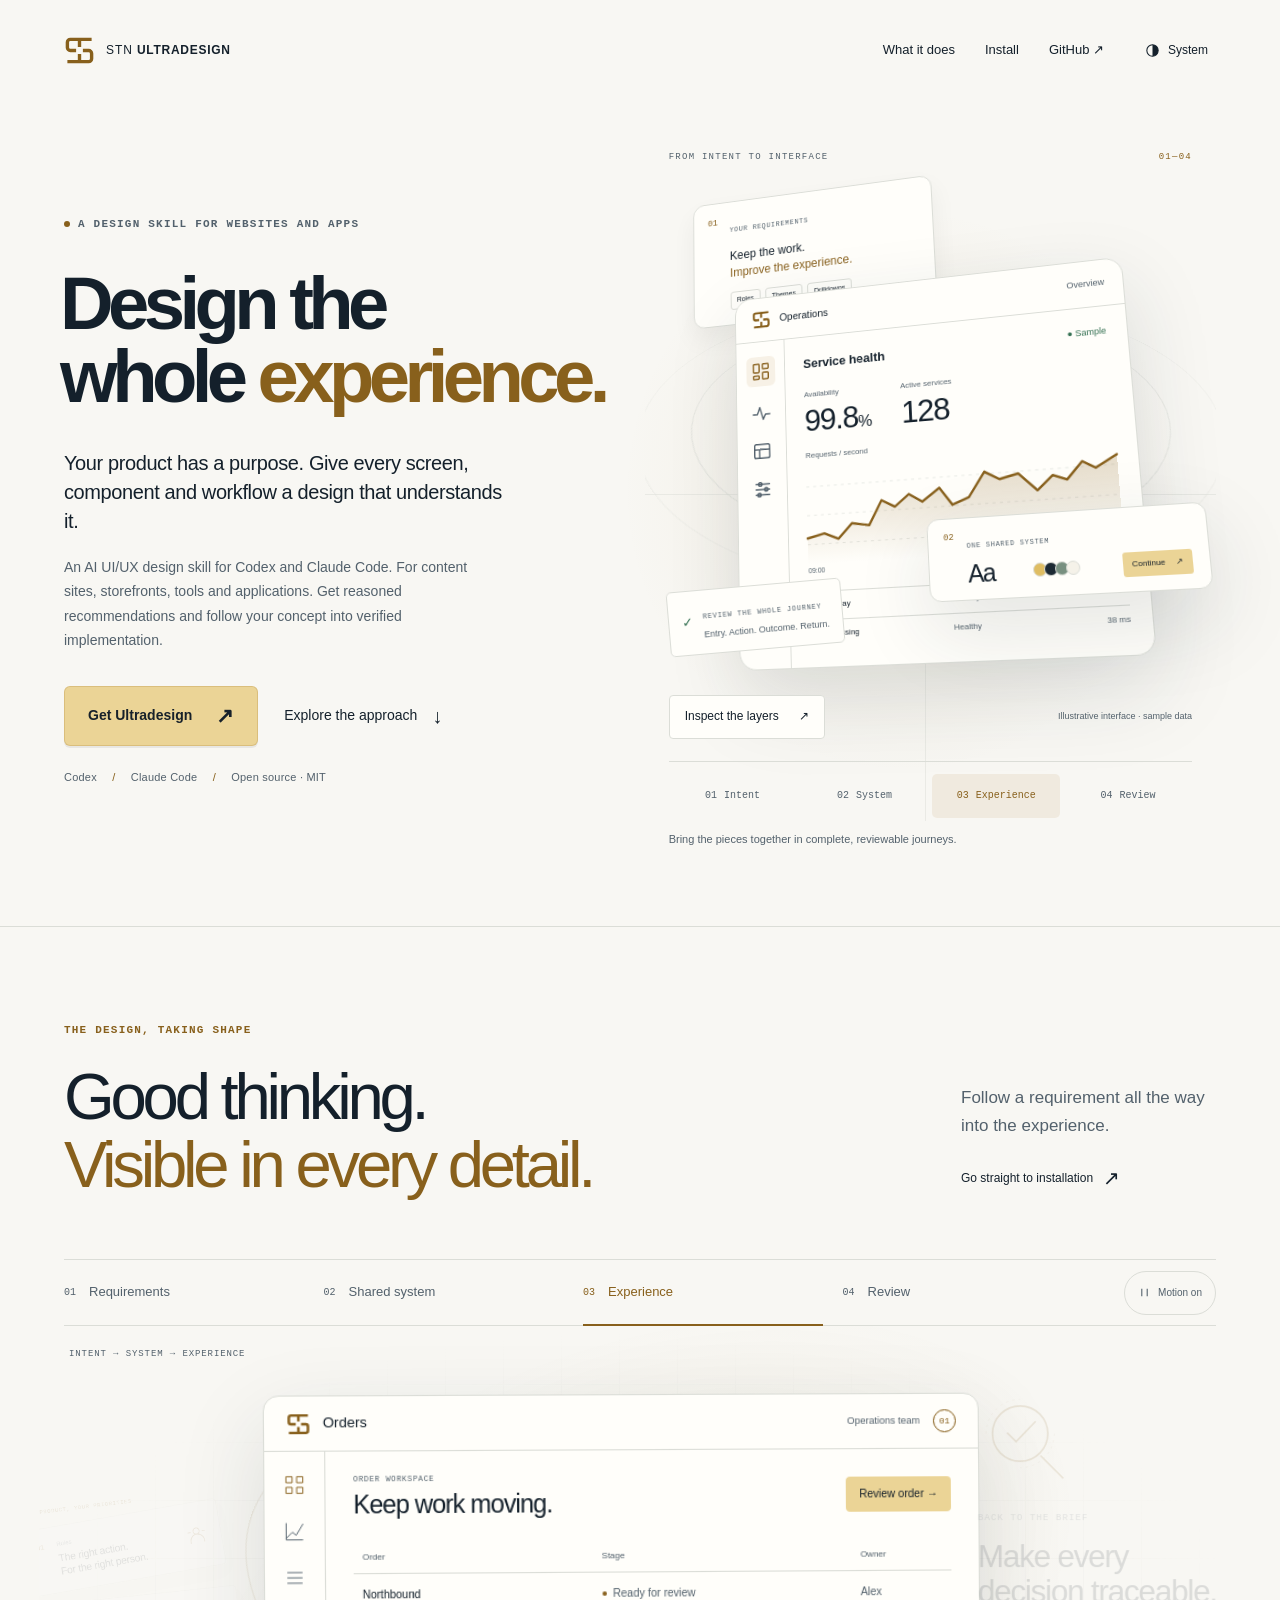
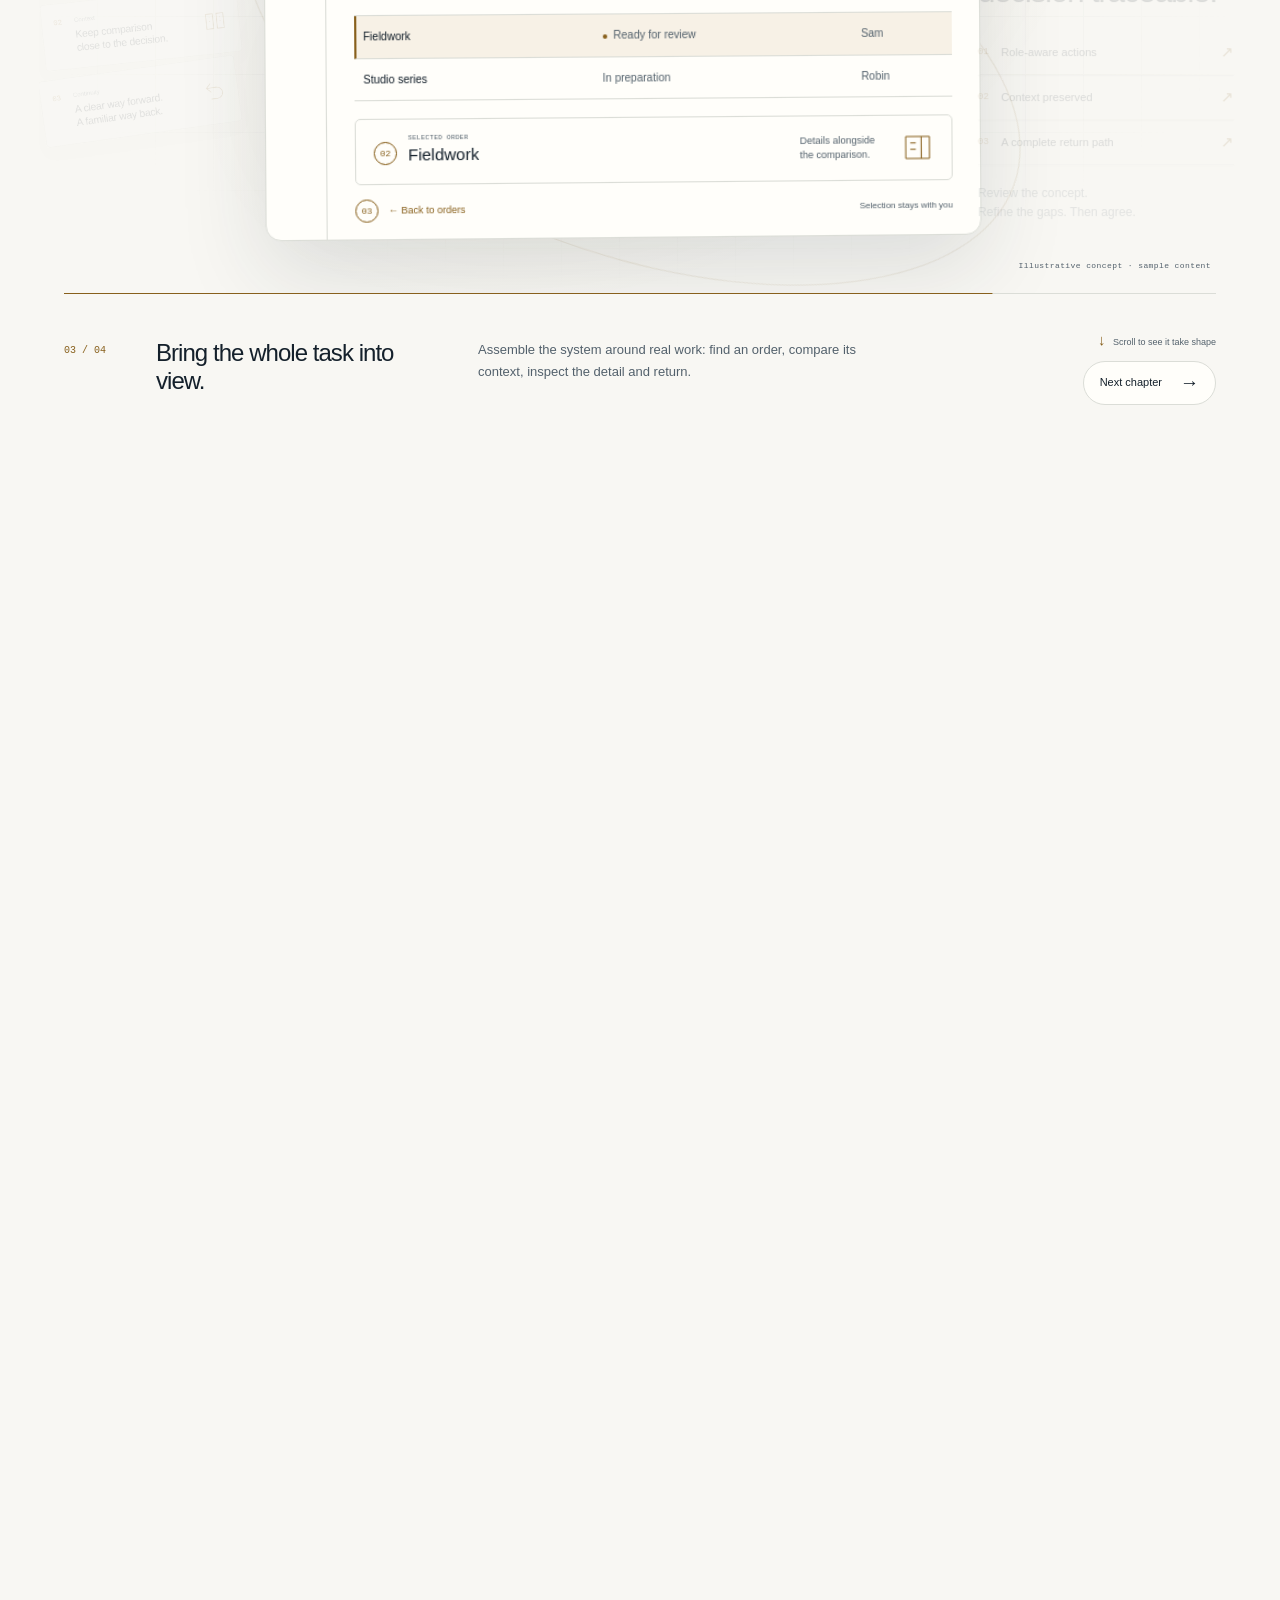
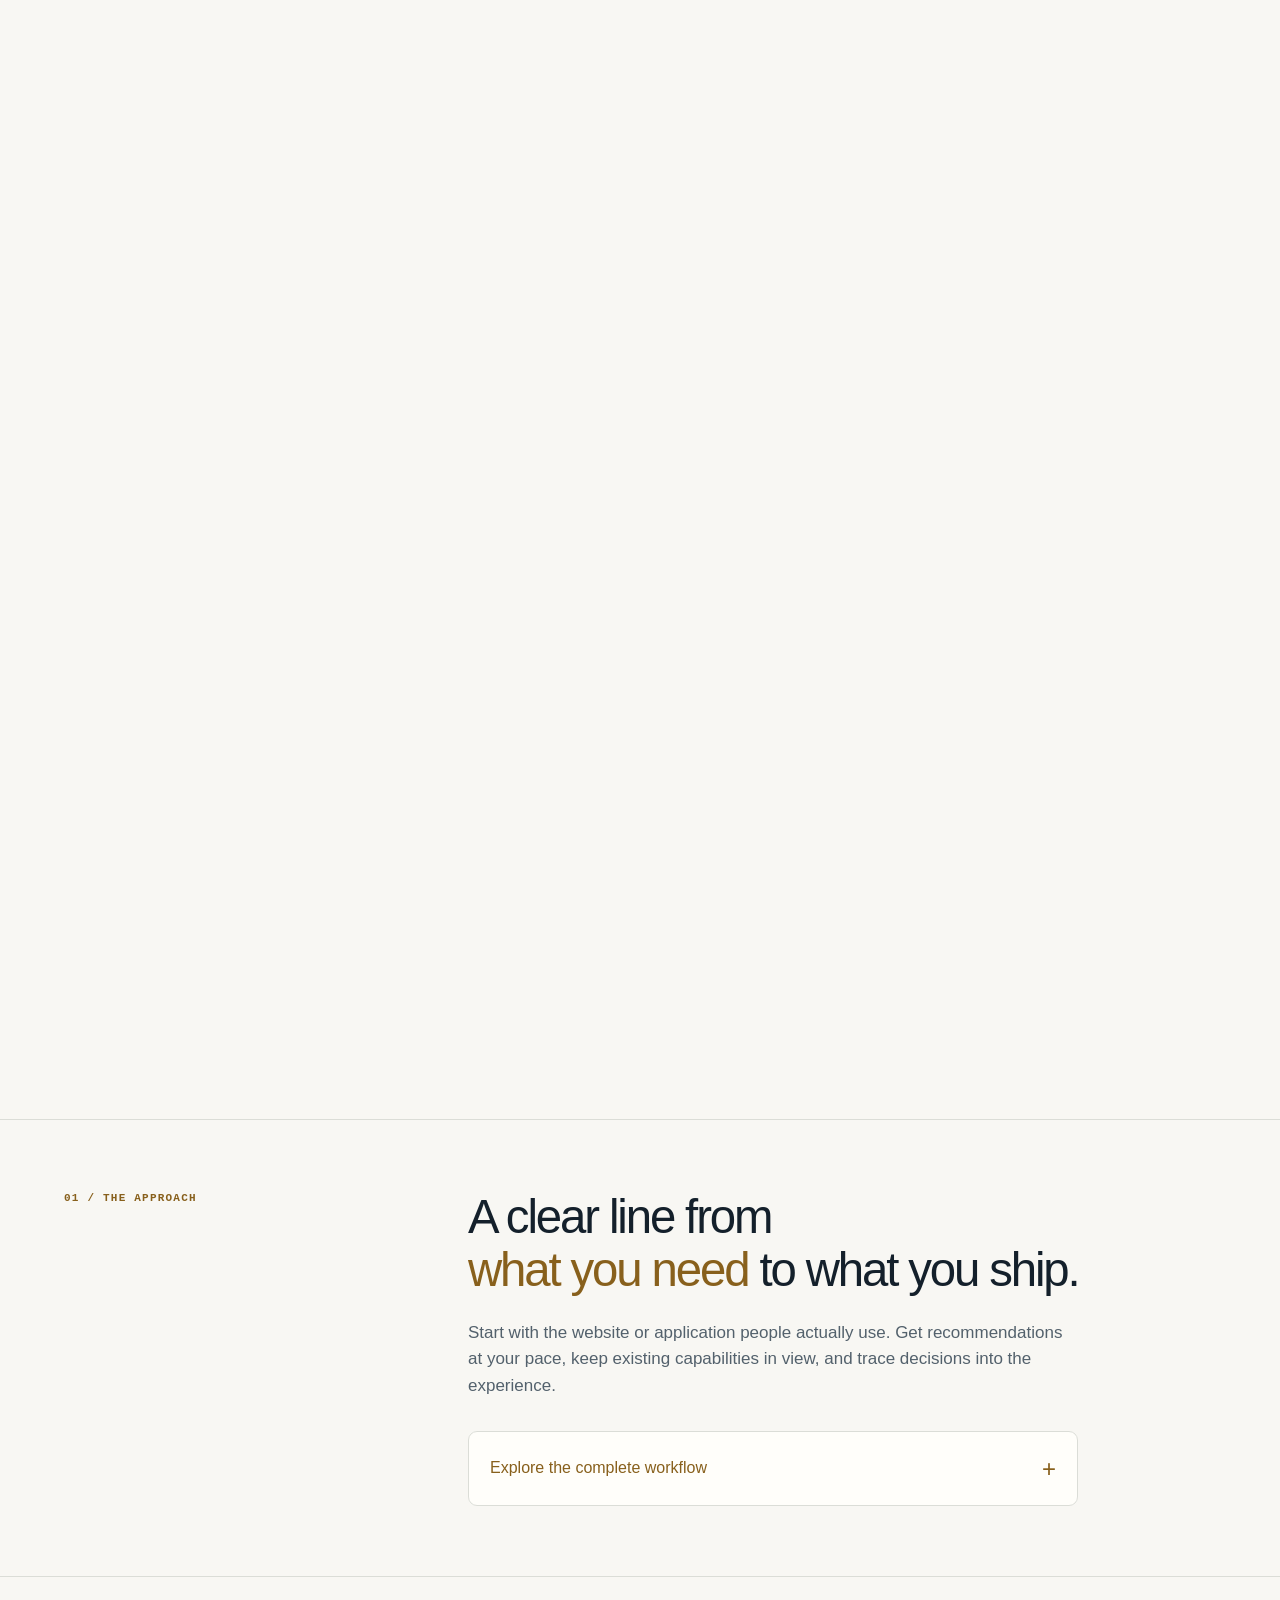
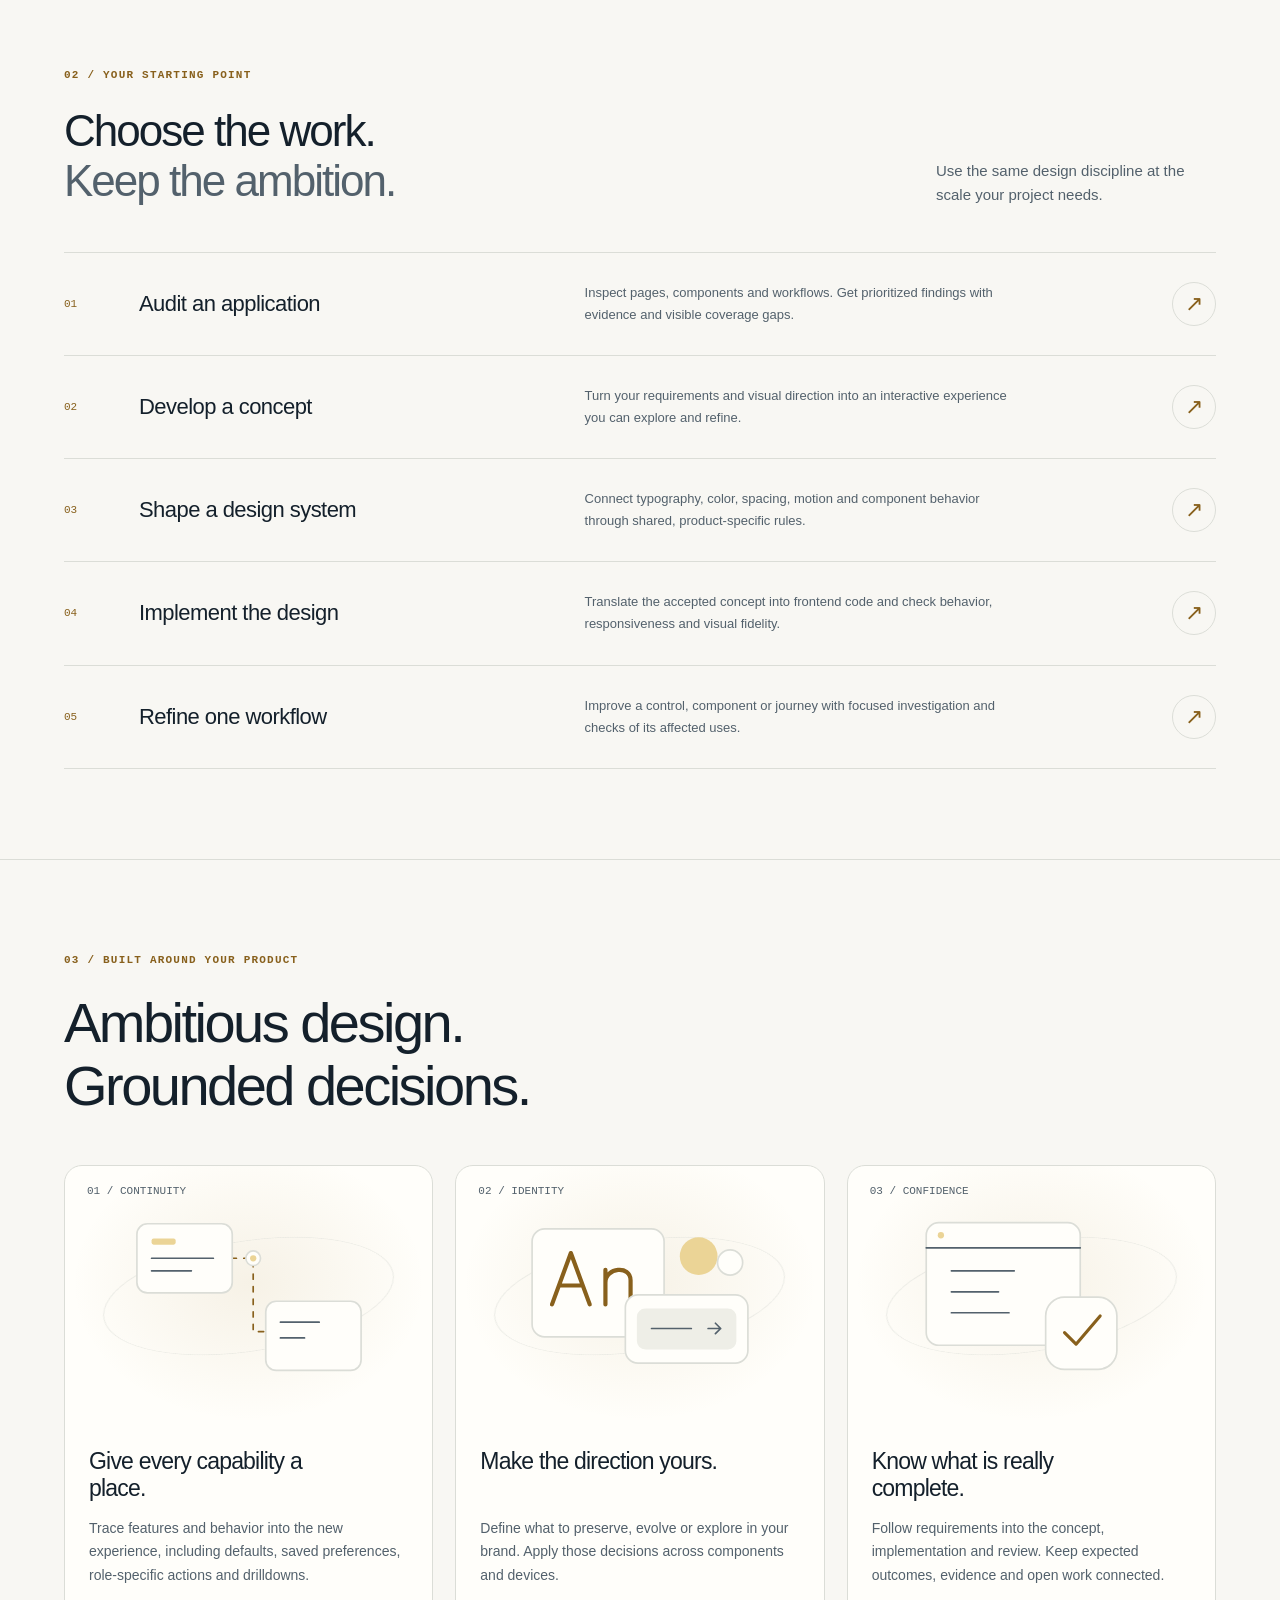
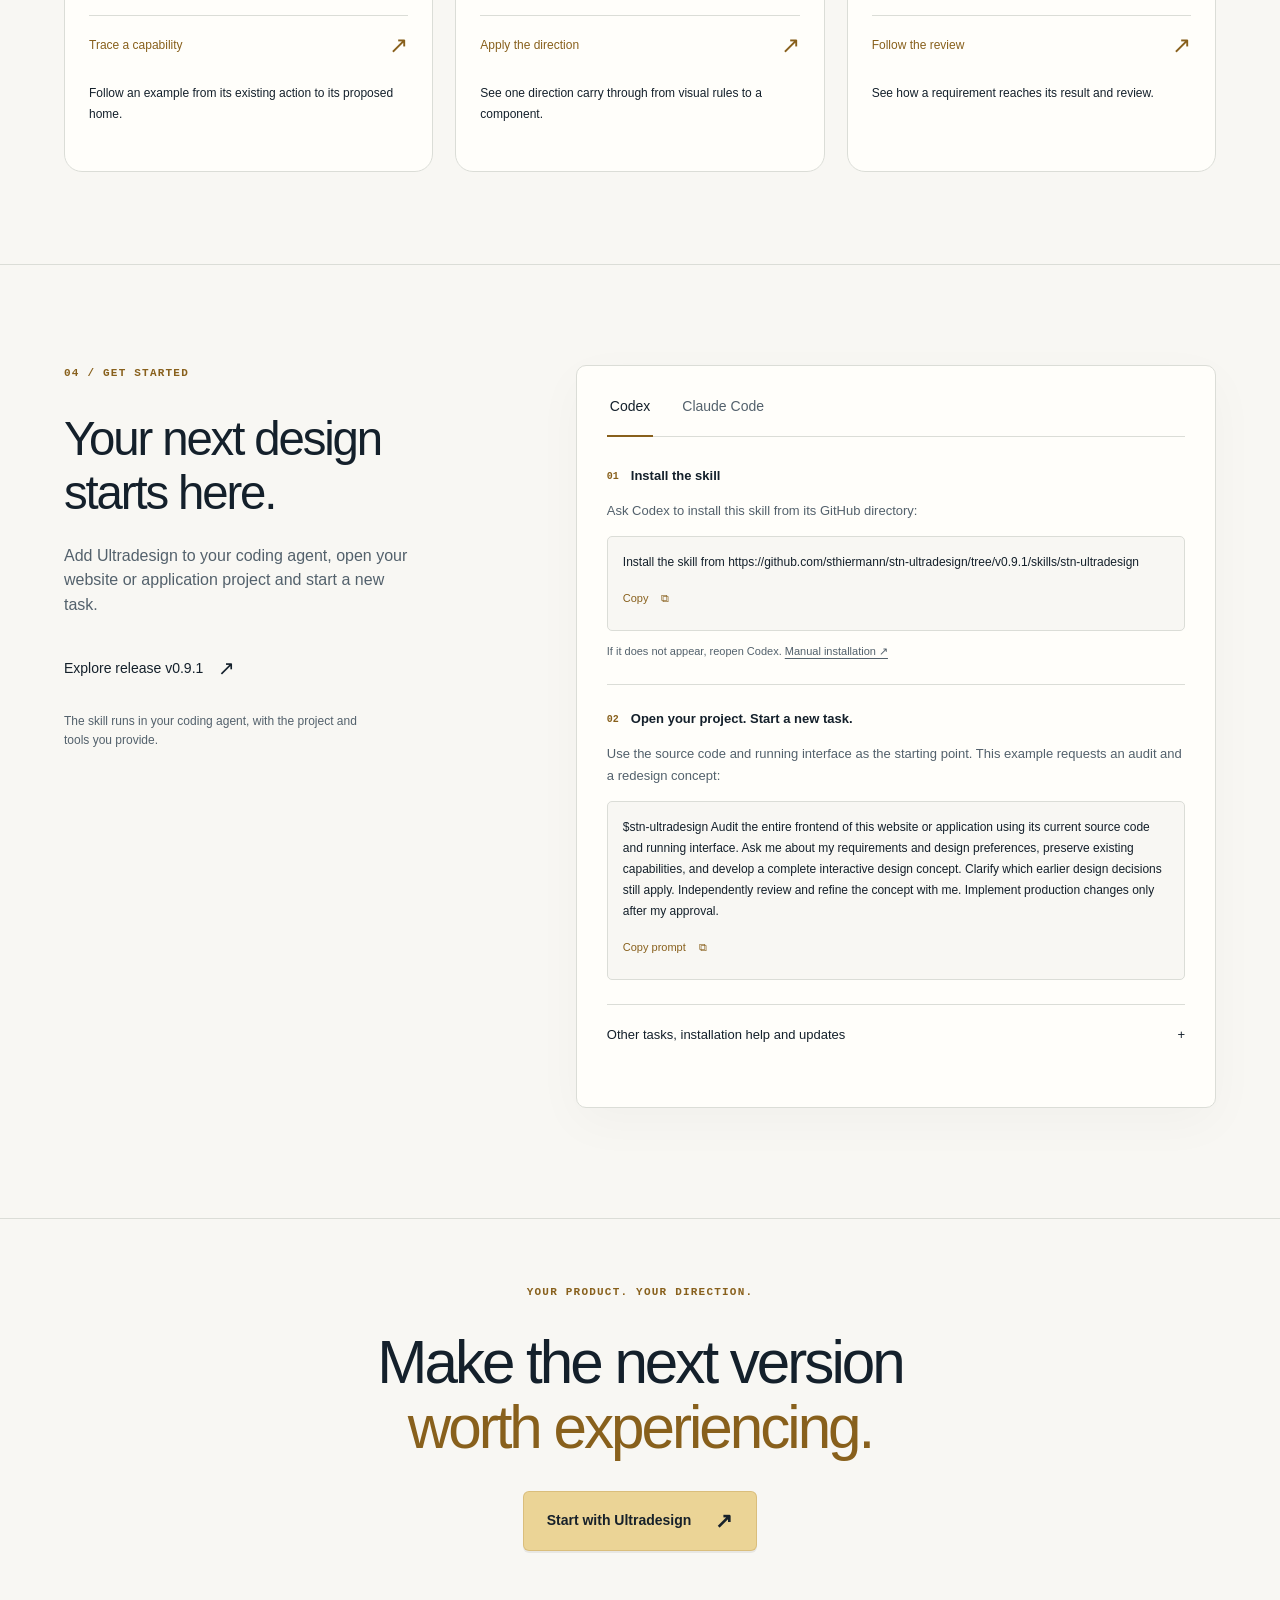
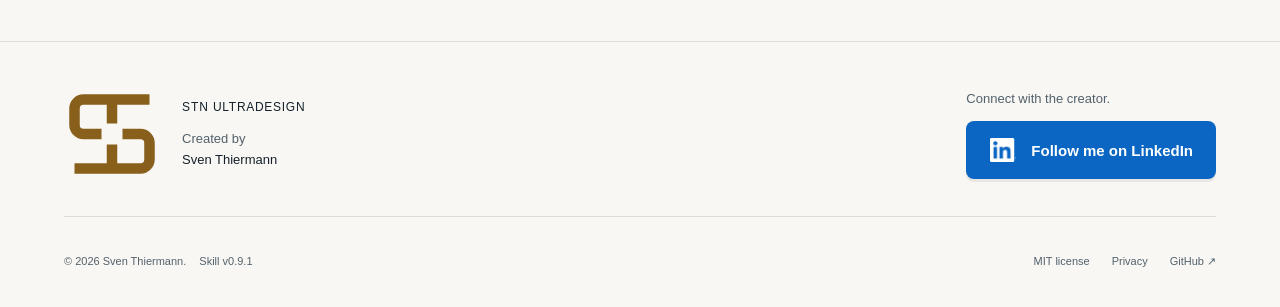
<file: public/index.html>
<!doctype html>
<html lang="en" data-appearance="system">
<head>
  <meta charset="utf-8">
  <meta name="viewport" content="width=device-width,initial-scale=1">
  <meta name="color-scheme" content="light dark">
  <title>STN Ultradesign — Design the whole experience</title>
  <meta name="description" content="An AI UI/UX design skill for Codex and Claude Code. Connect your requirements, existing features, interactive concepts and frontend implementation.">
  <meta name="robots" content="index,follow,max-image-preview:large">
  <meta name="author" content="Sven Thiermann">
  <meta name="theme-color" content="#f8f7f3" media="(prefers-color-scheme: light)">
  <meta name="theme-color" content="#101820" media="(prefers-color-scheme: dark)">
  <link rel="canonical" href="https://sthiermann.github.io/stn-ultradesign-website/">
  <meta property="og:type" content="website">
  <meta property="og:site_name" content="STN Ultradesign">
  <meta property="og:title" content="STN Ultradesign — Design the whole experience">
  <meta property="og:description" content="An AI UI/UX design skill for Codex and Claude Code. Connect your requirements, interactive concepts and frontend implementation.">
  <meta property="og:url" content="https://sthiermann.github.io/stn-ultradesign-website/">
  <meta property="og:image" content="https://sthiermann.github.io/stn-ultradesign-website/assets/og-image.png?v=cb336f985328">
  <meta property="og:image:type" content="image/png">
  <meta property="og:image:width" content="1200">
  <meta property="og:image:height" content="630">
  <meta property="og:image:alt" content="The gold STN Ultradesign monogram beside the words Design the whole experience, on a dark slate background.">
  <meta name="twitter:card" content="summary_large_image">
  <meta name="twitter:title" content="STN Ultradesign — Design the whole experience">
  <meta name="twitter:description" content="A complete design workflow for your coding agent. Requirements, interactive concepts and verified implementation.">
  <meta name="twitter:image" content="https://sthiermann.github.io/stn-ultradesign-website/assets/og-image.png?v=cb336f985328">
  <meta name="twitter:image:alt" content="The STN Ultradesign monogram and Design the whole experience on dark slate.">
  <link rel="icon" type="image/svg+xml" href="assets/mark.svg?v=e6d54c770d36">
  <link rel="stylesheet" href="assets/site.css?v=b29219872c0c">
  <link rel="stylesheet" href="assets/journey.css?v=a209e26684f1">
  <link rel="stylesheet" href="assets/experience.css?v=8aa40d7277f0">
  <link rel="stylesheet" href="assets/brand.css?v=0c34bbe458f0">
  <script src="assets/appearance.js?v=4df42aa6dcc9"></script>
  <script src="assets/site.js?v=535f6000f687" defer></script>
  <script src="assets/journey.js?v=b5a33dbe7913" defer></script>
  <script src="assets/experience.js?v=56d14c9f2497" defer></script>
  <link rel="stylesheet" href="assets/signature.css?v=70b2d11ba47a">
  <script src="assets/signature.js?v=a262943fdcea" defer></script>
  <noscript><style>.theme-button,.layer-toggle,.story-steps,.copy-block button,.principle-action,.client-tabs{display:none!important}#client-claude[hidden]{display:block!important;margin-top:30px}.hero-art .scene{translate:none;rotate:none}</style></noscript>
</head>
<body>
  <noscript><p class="no-script-note page-width">JavaScript is off. Both installation paths remain available below.</p></noscript>
  <a class="skip-link" href="#main">Skip to content</a>
  <header class="site-header">
    <a class="brand" href="./" aria-label="STN Ultradesign home"><svg class="brand-mark" viewBox="16 16 128 128" fill="none" aria-hidden="true"><g fill="none" stroke="currentColor" stroke-width="14" stroke-linecap="butt" stroke-linejoin="round"><path d="M130 34H42C35.372583 34 30 39.372583 30 46V68C30 74.627417 35.372583 80 42 80H66M80 34V66"/><path d="M130 34H42C35.372583 34 30 39.372583 30 46V68C30 74.627417 35.372583 80 42 80H66M80 34V66" transform="rotate(180 80 80)"/></g></svg><span>STN <strong>ULTRADESIGN</strong></span></a>
    <nav aria-label="Main navigation"><a href="#possibilities">What it does</a><a href="#install">Install</a><a href="https://github.com/sthiermann/stn-ultradesign" class="source-link">GitHub <span aria-hidden="true">↗</span></a></nav>
    <button class="theme-button" type="button" aria-label="Appearance: system. Change appearance." title="Change appearance"><svg viewBox="0 0 24 24" aria-hidden="true"><circle cx="12" cy="12" r="8"/><path d="M12 4a8 8 0 0 1 0 16Z"/></svg><span class="theme-label">System</span></button>
  </header>
  <main id="main">
    <section class="hero page-width" aria-labelledby="hero-title">
      <div class="hero-copy">
        <p class="eyebrow"><span class="status-dot" aria-hidden="true"></span> A design skill for websites and apps</p>
        <h1 id="hero-title">Design the<br>whole <span>experience.</span></h1>
        <p class="hero-intro">Your product has a purpose. Give every screen, component and workflow a design that understands it.</p>
        <p class="hero-support">An AI UI/UX design skill for Codex and Claude Code. For content sites, storefronts, tools and applications. Get reasoned recommendations and follow your concept into verified implementation.</p>
        <div class="hero-actions"><a class="button primary" href="#install">Get Ultradesign <span aria-hidden="true">↗</span></a><a class="text-action" href="#design-journey">Explore the approach <span aria-hidden="true">↓</span></a></div>
        <p class="compatibility">Codex <span aria-hidden="true">/</span> Claude Code <span aria-hidden="true">/</span> Open source · MIT</p>
      </div>
      <div class="hero-art" id="experience">
        <div class="art-axis axis-horizontal" aria-hidden="true"></div><div class="art-axis axis-vertical" aria-hidden="true"></div>
        <div class="art-topline"><span>FROM INTENT TO INTERFACE</span><span class="art-coordinate" aria-hidden="true">01—04</span></div>
        <div class="scene" data-stage="design" data-exploded="false">
          <div class="scene-orbits" aria-hidden="true"><div class="orbital-ring ring-one"></div><div class="orbital-ring ring-two"></div></div>
          <div class="design-layer requirements-layer"><span class="layer-number">01</span><div><span class="micro-label">YOUR REQUIREMENTS</span><p>Keep the work.<br><strong>Improve the experience.</strong></p><div class="requirement-chips"><span>Roles</span><span>Themes</span><span>Drilldowns</span></div></div></div>
          <div class="design-layer interface-layer" aria-label="Illustrative business application interface">
            <div class="mini-titlebar"><span class="mini-mark" aria-hidden="true"><svg class="brand-mark" viewBox="16 16 128 128" fill="none" aria-hidden="true"><g fill="none" stroke="currentColor" stroke-width="14" stroke-linecap="butt" stroke-linejoin="round"><path d="M130 34H42C35.372583 34 30 39.372583 30 46V68C30 74.627417 35.372583 80 42 80H66M80 34V66"/><path d="M130 34H42C35.372583 34 30 39.372583 30 46V68C30 74.627417 35.372583 80 42 80H66M80 34V66" transform="rotate(180 80 80)"/></g></svg></span><span>Operations</span><span class="mini-time">Overview</span></div>
            <div class="mini-body"><div class="mini-sidebar" aria-hidden="true"><span class="mini-side-active"><svg viewBox="0 0 24 24"><rect x="3" y="3" width="7" height="10" rx="1"/><rect x="14" y="3" width="7" height="6" rx="1"/><rect x="3" y="17" width="7" height="4" rx="1"/><rect x="14" y="13" width="7" height="8" rx="1"/></svg></span><svg viewBox="0 0 24 24"><path d="M2 13h5l3-8 4 14 3-6h5"/></svg><svg viewBox="0 0 24 24"><rect x="3" y="4" width="18" height="16" rx="2"/><path d="M3 10h18M9 10v10"/></svg><svg viewBox="0 0 24 24"><path d="M4 6h16M4 12h16M4 18h16"/><circle cx="9" cy="6" r="2"/><circle cx="16" cy="12" r="2"/><circle cx="8" cy="18" r="2"/></svg></div><div class="mini-content"><div class="mini-heading"><span>Service health</span><span class="mini-live">● Sample</span></div><div class="mini-values"><div><small>Availability</small><strong>99.8<span>%</span></strong></div><div><small>Active services</small><strong>128</strong></div></div><div class="mini-chart"><span class="chart-unit">Requests / second</span><svg viewBox="0 0 300 95" role="img" aria-label="Illustrative request volume over time"><defs><linearGradient id="chartFill" x1="0" x2="0" y1="0" y2="1"><stop stop-color="currentColor" stop-opacity=".22"/><stop offset="1" stop-color="currentColor" stop-opacity="0"/></linearGradient></defs><path class="chart-grid" d="M0 20H300M0 48H300M0 76H300"/><path fill="url(#chartFill)" d="M0 70L17 66L31 72L45 58L62 61L75 38L88 45L102 34L115 42L132 30L144 47L160 41L176 18L190 26L208 22L225 39L240 26L253 31L268 15L280 22L300 11V95H0Z"/><path class="chart-line" pathLength="1" d="M0 70L17 66L31 72L45 58L62 61L75 38L88 45L102 34L115 42L132 30L144 47L160 41L176 18L190 26L208 22L225 39L240 26L253 31L268 15L280 22L300 11"/></svg><div class="chart-times"><span>09:00</span><span>09:30</span><span>10:00</span></div></div><div class="mini-table"><div><span><i></i> Gateway</span><span>Healthy</span><span>24 ms</span></div><div><span><i></i> Processing</span><span>Healthy</span><span>38 ms</span></div></div></div></div>
          </div>
          <div class="design-layer system-layer"><span class="layer-number">02</span><div><span class="micro-label">ONE SHARED SYSTEM</span><div class="system-sample"><span class="type-sample">Aa</span><span class="swatch-set" aria-label="Neutral and gold color palette"><i></i><i></i><i></i><i></i></span><span class="sample-control">Continue <span aria-hidden="true">↗</span></span></div></div></div>
          <div class="design-layer verification-layer"><span class="verification-symbol" aria-hidden="true">✓</span><div><span class="micro-label">REVIEW THE WHOLE JOURNEY</span><p>Entry. Action. Outcome. Return.</p></div></div>
        </div>
        <div class="scene-controls"><button type="button" class="layer-toggle" aria-pressed="false">Inspect the layers <span aria-hidden="true">↗</span></button><span>Illustrative interface · sample data</span></div>
        <div class="scene-story"><div class="story-steps" role="group" aria-label="Explore the design workflow"><button type="button" data-story="requirements" aria-pressed="false">01 <span>Intent</span></button><button type="button" data-story="system" aria-pressed="false">02 <span>System</span></button><button type="button" data-story="design" aria-pressed="true">03 <span>Experience</span></button><button type="button" data-story="review" aria-pressed="false">04 <span>Review</span></button></div><p class="story-caption" aria-live="polite">Bring the pieces together in complete, reviewable journeys.</p></div>
      </div>
    </section>
<section class="journey" id="design-journey" aria-labelledby="journey-title" data-chapter="0">
  <div class="journey-heading page-width">
    <div><p class="section-index">THE DESIGN, TAKING SHAPE</p><h2 id="journey-title">Good thinking.<br><span>Visible in every detail.</span></h2></div>
    <div class="journey-heading-aside"><p>Follow a requirement all the way into the experience.</p><a class="text-action" href="#install">Go straight to installation <span aria-hidden="true">↗</span></a></div>
  </div>
  <div class="journey-track">
    <div class="journey-pin page-width">
      <div class="journey-toolbar">
        <div class="journey-chapters" role="group" aria-label="Explore the design journey">
          <button type="button" data-journey-chapter="0" aria-pressed="true" aria-controls="journey-story"><span>01</span> Requirements</button>
          <button type="button" data-journey-chapter="1" aria-pressed="false" aria-controls="journey-story"><span>02</span> Shared system</button>
          <button type="button" data-journey-chapter="2" aria-pressed="false" aria-controls="journey-story"><span>03</span> Experience</button>
          <button type="button" data-journey-chapter="3" aria-pressed="false" aria-controls="journey-story"><span>04</span> Review</button>
        </div>
        <button class="journey-motion" type="button" aria-pressed="true" hidden><svg viewBox="0 0 24 24" aria-hidden="true"><path d="M7 5v14M17 5v14"/></svg><span>Motion on</span></button>
      </div>
      <div class="journey-stage" aria-hidden="true">
        <div class="journey-grid"></div>
        <div class="journey-halo"></div>
        <span class="journey-axis-label">INTENT → SYSTEM → EXPERIENCE</span>
        <div class="journey-world">
          <svg class="journey-connections" viewBox="0 0 1060 490" fill="none"><path class="journey-link" d="M312 156H414Q444 156 444 186V204H571"/><path class="journey-link" d="M312 254H396Q422 254 422 280H571"/><path class="journey-link" d="M312 351H405Q434 351 434 378H571"/><circle cx="312" cy="156" r="4"/><circle cx="312" cy="254" r="4"/><circle cx="312" cy="351" r="4"/></svg>
          <div class="journey-orbit"></div>
          <div class="journey-intent-art">
            <svg viewBox="0 0 320 320" fill="none"><path class="j-faint" d="M160 14 306 98v124l-146 84L14 222V98Z"/><path class="j-icon-back" d="m160 60 108 62v124l-108-62-108 62V122Z"/><path class="j-icon-front" d="m160 18 108 62-108 62L52 80Z"/><path class="j-icon-outline" d="M52 80v124l108 62 108-62V80M160 142v124M52 142l108 62 108-62"/><circle class="j-node" cx="160" cy="18" r="8"/><circle class="j-node" cx="52" cy="204" r="8"/><circle class="j-node" cx="268" cy="204" r="8"/></svg>
            <div class="journey-art-label">Different needs.<br><strong>One connected direction.</strong></div>
          </div>
          <div class="journey-requirements">
            <div class="journey-paper-label">YOUR PRODUCT, YOUR PRIORITIES</div>
            <div class="journey-requirement"><span class="j-requirement-number">01</span><div><small>Roles</small><strong>The right action.<br>For the right person.</strong></div><svg viewBox="0 0 40 40"><circle cx="20" cy="13" r="5"/><path d="M9 32v-3a11 11 0 0 1 22 0v3M6 14h5m18 0h5"/></svg></div>
            <div class="journey-requirement"><span class="j-requirement-number">02</span><div><small>Context</small><strong>Keep comparison<br>close to the decision.</strong></div><svg viewBox="0 0 40 40"><path d="M6 8h11v24H6ZM23 8h11v24H23ZM11 14h1m16 0h1M11 20h1m16 0h1"/></svg></div>
            <div class="journey-requirement"><span class="j-requirement-number">03</span><div><small>Continuity</small><strong>A clear way forward.<br>A familiar way back.</strong></div><svg viewBox="0 0 40 40"><path d="M9 14h16a9 9 0 0 1 0 18H15M16 7l-7 7 7 7"/></svg></div>
          </div>
          <div class="journey-system">
            <div class="j-system-heading"><span class="j-mono">DESIGNED TO WORK TOGETHER</span><svg viewBox="0 0 50 50"><path d="M5 5h17v17H5ZM28 5h17v17H28ZM5 28h17v17H5ZM28 28h17v17H28Z"/></svg></div>
            <div class="j-type-specimen"><span>Aa</span><div>Purpose in the hierarchy.<br>Precision in the details.</div></div>
            <div class="j-component-row"><span class="j-token-label">01 / ACTION</span><span class="j-component-button">Review order <svg viewBox="0 0 24 24"><path d="M5 12h14m-6-6 6 6-6 6"/></svg></span></div>
            <div class="j-component-row"><span class="j-token-label">02 / SELECTION</span><span class="j-component-choice"><span class="j-choice-dot"></span> Compare in context</span></div>
            <div class="j-component-row"><span class="j-token-label">03 / RETURN</span><span class="j-component-return">← Back to orders</span></div>
            <div class="j-system-foot"><span class="j-swatch"></span><span class="j-swatch"></span><span class="j-swatch"></span><span>Color · type · space · behavior</span></div>
          </div>
          <div class="journey-app">
            <div class="j-app-top"><span class="j-app-symbol"><svg class="brand-mark" viewBox="16 16 128 128" fill="none" aria-hidden="true"><g fill="none" stroke="currentColor" stroke-width="14" stroke-linecap="butt" stroke-linejoin="round"><path d="M130 34H42C35.372583 34 30 39.372583 30 46V68C30 74.627417 35.372583 80 42 80H66M80 34V66"/><path d="M130 34H42C35.372583 34 30 39.372583 30 46V68C30 74.627417 35.372583 80 42 80H66M80 34V66" transform="rotate(180 80 80)"/></g></svg></span><strong>Orders</strong><span class="j-app-role">Operations team <span>01</span></span></div>
            <div class="j-app-body"><div class="j-app-nav"><span class="j-nav-active"><svg viewBox="0 0 32 32"><path d="M5 5h8v8H5Zm14 0h8v8h-8ZM5 19h8v8H5Zm14 0h8v8h-8Z"/></svg></span><span><svg viewBox="0 0 32 32"><path d="M5 25 13 17l5 4 9-15M5 5v22h22"/></svg></span><span><svg viewBox="0 0 32 32"><path d="M6 9h20M6 16h20M6 23h20"/></svg></span></div>
              <div class="j-app-content"><div class="j-app-heading"><div><small>ORDER WORKSPACE</small><h3>Keep work moving.</h3></div><span class="j-app-action">Review order →</span></div><div class="j-table-head"><span>Order</span><span>Stage</span><span>Owner</span></div><div class="j-order-row"><strong>Northbound</strong><span><i></i>Ready for review</span><span>Alex</span></div><div class="j-order-row j-order-selected"><strong>Fieldwork</strong><span><i></i>Ready for review</span><span>Sam</span></div><div class="j-order-row"><strong>Studio series</strong><span>In preparation</span><span>Robin</span></div><div class="j-app-detail"><div><span class="j-detail-number">02</span><small>SELECTED ORDER</small><strong>Fieldwork</strong></div><span>Details alongside<br>the comparison.</span><svg viewBox="0 0 36 36"><path d="M5 6h26v24H5ZM22 6v24M10 13h6m-6 7h6"/></svg></div><div class="j-app-return"><span class="j-detail-number">03</span> ← Back to orders <span>Selection stays with you</span></div></div></div>
          </div>
          <div class="journey-review">
            <svg class="j-review-icon" viewBox="0 0 120 120" fill="none"><circle cx="52" cy="51" r="34"/><path d="m77 78 28 28M36 50l11 11 24-25"/><path class="j-review-ring" d="M10 51A42 42 0 0 1 52 9M94 51a42 42 0 0 1-42 42"/></svg>
            <span class="j-mono">BACK TO THE BRIEF</span><h3>Make every<br>decision traceable.</h3>
            <div class="j-review-line"><span>01</span><strong>Role-aware actions</strong><span>↗</span></div><div class="j-review-line"><span>02</span><strong>Context preserved</strong><span>↗</span></div><div class="j-review-line"><span>03</span><strong>A complete return path</strong><span>↗</span></div>
            <p>Review the concept.<br>Refine the gaps. Then agree.</p>
          </div>
        </div>
        <div class="journey-mobile-art">
          <div class="j-mobile-panel" data-mobile-chapter="0"><svg class="j-mobile-icon" viewBox="0 0 120 120"><path d="m60 8 43 25v51l-43 25L17 84V33Zm0 0v50m43-25L60 58 17 33m43 25v51"/></svg><div class="j-mobile-rule"><span>01</span><strong>Respect every role.</strong></div><div class="j-mobile-rule"><span>02</span><strong>Keep the context.</strong></div><div class="j-mobile-rule"><span>03</span><strong>Preserve the return.</strong></div></div>
          <div class="j-mobile-panel" data-mobile-chapter="1" hidden><span class="j-mobile-type">Aa<span>01—03</span></span><p class="j-mobile-label">ONE VISUAL &amp; BEHAVIORAL SYSTEM</p><div class="j-mobile-rule"><span>01</span><strong class="j-mobile-action">Review order →</strong></div><div class="j-mobile-rule"><span>02</span><strong>◉ Compare in context</strong></div><div class="j-mobile-rule"><span>03</span><strong>← Back to orders</strong></div></div>
          <div class="j-mobile-panel" data-mobile-chapter="2" hidden><div class="j-mobile-app-title"><svg viewBox="0 0 48 48"><path d="M6 6h15v15H6Zm21 0h15v15H27ZM6 27h15v15H6Zm21 0h15v15H27Z"/></svg><div><small>ORDER WORKSPACE</small><strong>Orders, connected.</strong></div></div><div class="j-mobile-order"><strong>Northbound</strong><span>Ready for review</span></div><div class="j-mobile-order j-mobile-selected"><strong>Fieldwork <span>↗</span></strong><span>Selected · Sam</span></div><div class="j-mobile-detail"><small>DETAIL IN CONTEXT</small><strong>Fieldwork</strong><span>Keep the selected order in view.</span></div><span class="j-mobile-back">← Back to orders</span></div>
          <div class="j-mobile-panel" data-mobile-chapter="3" hidden><svg class="j-mobile-icon" viewBox="0 0 120 120"><circle cx="51" cy="51" r="34"/><path d="m77 77 29 29M36 50l11 11 24-25"/></svg><div class="j-mobile-rule"><span>01</span><strong>Who can act?</strong></div><div class="j-mobile-rule"><span>02</span><strong>What stays in view?</strong></div><div class="j-mobile-rule"><span>03</span><strong>Where do I return?</strong></div></div>
        </div>
        <span class="journey-sample-label">Illustrative concept · sample content</span>
        <div class="journey-progress"><span></span></div>
      </div>
      <div class="journey-story" id="journey-story">
        <div class="journey-story-copy"><span class="journey-story-index" aria-hidden="true">01 / 04</span><h3>Start with what matters.</h3><p>Focused questions. Reasoned recommendations. Connect your answers to decisions the design can demonstrate.</p></div>
        <div class="journey-guidance"><span class="journey-scroll-hint"><span aria-hidden="true">↓</span> Scroll to see it take shape</span><button type="button" class="journey-next">Next chapter <span aria-hidden="true">→</span></button></div>
      </div>
      <p class="journey-announcement" role="status" aria-live="polite"></p>
    </div>
  </div>
  <noscript><div class="journey-nojs page-width"><ol><li><strong>Requirements.</strong> Understand roles, context and continuity.</li><li><strong>Shared system.</strong> Translate those needs into reusable visual and behavioral rules.</li><li><strong>Experience.</strong> Bring the components together in a complete business workflow.</li><li><strong>Review.</strong> Revisit the requirements, inspect the concept and resolve the gaps before agreement.</li></ol></div></noscript>
</section>

    <section class="manifesto page-width" aria-labelledby="manifesto-title"><div class="section-index">01 / THE APPROACH</div><div><h2 id="manifesto-title">A clear line from<br><span>what you need</span> to what you ship.</h2><p>Start with the website or application people actually use. Get recommendations at your pace, keep existing capabilities in view, and trace decisions into the experience.</p><details class="method-detail"><summary>Explore the complete workflow <span aria-hidden="true">+</span></summary><ol><li><strong>Understand the product.</strong> Inspect source and runtime. Discuss tasks, preferences and brand with recommendations and tradeoffs. Review related pages together and make the first useful step recognizable. Preserve applicable capabilities, defaults and saved preferences.</li><li><strong>Set the direction.</strong> Research your selected references and translate them into concrete visual and interaction rules.</li><li><strong>Make the work traceable.</strong> Bounded Markdown work items connect requirements, owners, dependencies and acceptance criteria. Close each outcome against observed results. Reconcile old records into one current work queue; separate decisions, access blockers and missing checks. Keep the remaining scope and next action visible.</li><li><strong>Build the system.</strong> Shape shared components and check their relevant states in real pages, including surrounding styles, nested content and overlays.</li><li><strong>Make the concept real.</strong> Connect the views and journeys so you can review what people will actually do.</li><li><strong>Review and refine.</strong> Try critical tasks without hints. Check layouts, actual navigation, draft recovery and meaningful drilldown results. For sites that update while open, inspect recovery from older browser tabs. Record what was tested and what remains open.</li><li><strong>Implement the agreement.</strong> Keep the accepted concept reproducible. Compare its implementation under the same content, theme, density, locale and interaction state.</li><li><strong>Continue with context.</strong> On resumption or an update, reconcile the installed skill version, current work index, feedback, preview and checks. Preserve settled answers and scoped approvals.</li></ol></details></div></section>
    <section id="possibilities" class="possibilities page-width" aria-labelledby="possibilities-title"><div class="section-heading"><div><p class="section-index">02 / YOUR STARTING POINT</p><h2 id="possibilities-title">Choose the work.<br><span>Keep the ambition.</span></h2></div><p>Use the same design discipline at the scale your project needs.</p></div><div class="work-list"><a class="work-row" href="#install" aria-label="Audit an application"><span class="work-number">01</span><h3>Audit an application</h3><p>Inspect pages, components and workflows. Get prioritized findings with evidence and visible coverage gaps.</p><span class="row-arrow" aria-hidden="true">↗</span></a><a class="work-row" href="#install" aria-label="Develop a concept"><span class="work-number">02</span><h3>Develop a concept</h3><p>Turn your requirements and visual direction into an interactive experience you can explore and refine.</p><span class="row-arrow" aria-hidden="true">↗</span></a><a class="work-row" href="#install" aria-label="Shape a design system"><span class="work-number">03</span><h3>Shape a design system</h3><p>Connect typography, color, spacing, motion and component behavior through shared, product-specific rules.</p><span class="row-arrow" aria-hidden="true">↗</span></a><a class="work-row" href="#install" aria-label="Implement the design"><span class="work-number">04</span><h3>Implement the design</h3><p>Translate the accepted concept into frontend code and check behavior, responsiveness and visual fidelity.</p><span class="row-arrow" aria-hidden="true">↗</span></a><a class="work-row" href="#install" aria-label="Refine one workflow"><span class="work-number">05</span><h3>Refine one workflow</h3><p>Improve a control, component or journey with focused investigation and checks of its affected uses.</p><span class="row-arrow" aria-hidden="true">↗</span></a></div></section>
    <section class="principles page-width" id="principles" aria-labelledby="principles-title">
      <div class="principles-heading"><p class="section-index">03 / BUILT AROUND YOUR PRODUCT</p><h2 id="principles-title">Ambitious design.<br>Grounded decisions.</h2></div>
      <div class="principles-grid">
        <article class="principle-card" data-active="false">
          <div class="principle-visual" aria-hidden="true"><span class="principle-number">01 / CONTINUITY</span><svg viewBox="0 0 260 210"><path class="trace-route accent" d="M65 69H134V139H195"/><g class="moving-piece piece-first"><rect class="surface" x="23" y="36" width="91" height="66" rx="10"/><rect class="accent-fill" x="37" y="50" width="23" height="6" rx="2"/><path class="quiet" d="M37 69h59M37 81h38"/></g><g class="moving-piece piece-second"><rect class="surface" x="146" y="110" width="91" height="66" rx="10"/><path class="quiet" d="M160 130h37M160 145h23"/><path class="detail-check" d="m199 146 7 7 14-17"/></g><circle class="surface" cx="134" cy="69" r="7"/><circle class="accent-fill" cx="134" cy="69" r="3"/></svg></div>
          <h3>Give every capability a place.</h3><p>Trace features and behavior into the new experience, including defaults, saved preferences, role-specific actions and drilldowns.</p>
          <button class="principle-action" type="button" aria-pressed="false" aria-controls="continuity-result" data-result="Export → table actions → file options. Preserve its defaults, saved choices and role-specific outcomes along with its new home." data-rest="Follow an example from its existing action to its proposed home.">Trace a capability <span aria-hidden="true">↗</span></button>
          <p class="principle-feedback" id="continuity-result" role="status">Follow an example from its existing action to its proposed home.</p>
        </article>
        <article class="principle-card" data-active="false">
          <div class="principle-visual" aria-hidden="true"><span class="principle-number">02 / IDENTITY</span><svg viewBox="0 0 260 210"><g class="moving-piece piece-first"><rect class="surface" x="27" y="41" width="126" height="103" rx="12"/><path class="accent" stroke-width="4" d="m46 113 18-49 18 49m-29-18h22M97 80v33m0-21c0-14 24-17 24-2v23"/></g><g class="moving-piece piece-second"><rect class="surface" x="116" y="104" width="117" height="65" rx="12"/><rect class="color-piece" x="127" y="117" width="95" height="39" rx="8"/><path class="quiet" d="M141 136h38m16 0h12m-5-5 5 5-5 5"/></g><circle class="accent-fill" cx="186" cy="67" r="18"/><circle class="surface" cx="216" cy="73" r="12"/></svg></div>
          <h3>Make the direction yours.</h3><p>Define what to preserve, evolve or explore in your brand. Apply those decisions across components and devices.</p>
          <button class="principle-action" type="button" aria-pressed="false" aria-controls="identity-result" data-result="The chosen accent reaches the action. Shared rules connect the type, surfaces and controls." data-rest="See one direction carry through from visual rules to a component.">Apply the direction <span aria-hidden="true">↗</span></button>
          <p class="principle-feedback" id="identity-result" role="status">See one direction carry through from visual rules to a component.</p>
        </article>
        <article class="principle-card" data-active="false">
          <div class="principle-visual" aria-hidden="true"><span class="principle-number">03 / CONFIDENCE</span><svg viewBox="0 0 260 210"><g class="moving-piece piece-first"><rect class="surface" x="30" y="35" width="147" height="117" rx="12"/><path class="quiet" d="M30 59h147M54 81h60M54 101h45M54 121h55"/><circle class="accent-fill" cx="44" cy="47" r="3"/><path class="detail-check" d="m129 82 5 5 12-13m-17 28 5 5 12-13m-17 28 5 5 12-13"/></g><g class="moving-piece piece-second"><rect class="surface" x="144" y="106" width="68" height="69" rx="18"/><path class="accent" stroke-width="3" d="m162 140 11 11 23-27"/></g></svg></div>
          <h3>Know what is really complete.</h3><p>Follow requirements into the concept, implementation and review. Keep expected outcomes, evidence and open work connected.</p>
          <button class="principle-action" type="button" aria-pressed="false" aria-controls="review-result" data-result="Requirement → bounded work item → observed result. Close the verified outcome; keep missing checks and next actions visible. Your approval defines the implementation scope." data-rest="See how a requirement reaches its result and review.">Follow the review <span aria-hidden="true">↗</span></button>
          <p class="principle-feedback" id="review-result" role="status">See how a requirement reaches its result and review.</p>
        </article>
      </div>
    </section>
    <section class="install-section page-width" id="install" aria-labelledby="install-title">
      <div class="install-intro"><div class="section-index">04 / GET STARTED</div><h2 id="install-title">Your next design<br>starts here.</h2><p>Add Ultradesign to your coding agent, open your website or application project and start a new task.</p><a class="text-action" href="https://github.com/sthiermann/stn-ultradesign/tree/v0.9.1">Explore release v0.9.1 <span aria-hidden="true">↗</span></a><p class="install-note">The skill runs in your coding agent, with the project and tools you provide.</p></div>
      <div class="install-panel">
        <div class="client-tabs" role="tablist" aria-label="Choose your coding agent"><button id="tab-codex" type="button" role="tab" aria-selected="true" aria-controls="client-codex" tabindex="0">Codex</button><button id="tab-claude" type="button" role="tab" aria-selected="false" aria-controls="client-claude" tabindex="-1">Claude Code</button></div>
        <div id="client-codex" role="tabpanel" aria-labelledby="tab-codex"><div class="step-label"><span>01</span> Install the skill</div><p>Ask Codex to install this skill from its GitHub directory:</p><div class="copy-block"><p id="codex-install">Install the skill from https://github.com/sthiermann/stn-ultradesign/tree/v0.9.1/skills/stn-ultradesign</p><button type="button" data-copy="codex-install" aria-label="Copy Codex installation request">Copy <span aria-hidden="true">⧉</span></button></div><p class="help-text">If it does not appear, reopen Codex. <a href="https://github.com/sthiermann/stn-ultradesign/blob/v0.9.1/docs/installation.md#codex-individual-skill">Manual installation ↗</a></p></div>
        <div id="client-claude" role="tabpanel" aria-labelledby="tab-claude" hidden><div class="step-label"><span>01</span> Install the plugin</div><p>Enter these two commands, in order, inside Claude Code:</p><div class="copy-block command"><code id="claude-marketplace">/plugin marketplace add sthiermann/stn-ultradesign</code><button type="button" data-copy="claude-marketplace" aria-label="Copy marketplace command">Copy <span aria-hidden="true">⧉</span></button></div><div class="copy-block command"><code id="claude-install">/plugin install stn-ultradesign@stn-ultradesign</code><button type="button" data-copy="claude-install" aria-label="Copy plugin installation command">Copy <span aria-hidden="true">⧉</span></button></div><p class="help-text">Choose your installation scope. Reload plugins if requested. <a href="https://github.com/sthiermann/stn-ultradesign/blob/v0.9.1/docs/installation.md#claude-code-plugin-from-github">Installation details ↗</a></p></div>
        <div class="prompt-step"><div class="step-label"><span>02</span> Open your project. Start a new task.</div><p>Use the source code and running interface as the starting point. This example requests an audit and a redesign concept:</p><div class="copy-block launch-block"><p id="launch-prompt">$stn-ultradesign Audit the entire frontend of this website or application using its current source code and running interface. Ask me about my requirements and design preferences, preserve existing capabilities, and develop a complete interactive design concept. Clarify which earlier design decisions still apply. Independently review and refine the concept with me. Implement production changes only after my approval.</p><button type="button" data-copy="launch-prompt" aria-label="Copy the audit and redesign prompt">Copy prompt <span aria-hidden="true">⧉</span></button></div></div>
        <noscript><p class="help-text">For the Claude Code plugin, replace <code>$stn-ultradesign</code> at the start of these prompts with <code>/stn-ultradesign:stn-ultradesign</code>.</p></noscript>
        <details class="install-help"><summary>Other tasks, installation help and updates <span aria-hidden="true">+</span></summary><p><strong>Choose your scope.</strong> You can request an audit, a concept, design-system work, implementation or a focused fix. <a href="https://github.com/sthiermann/stn-ultradesign/tree/v0.9.1#put-it-to-work">See the documented starting prompts ↗</a></p><p><strong>Already installed?</strong> Avoid installing a second copy. Update the complete skill folder or use your client's plugin manager. Check the version in the installed skill file your agent actually loads.</p><p><strong>Continuing after an update?</strong> Ask your agent to reread the installed skill and reconcile the current work, feedback and checks. Keep settled answers and scoped approvals.</p><div class="copy-block launch-block"><p id="resume-prompt">$stn-ultradesign Resume this design effort using the installed skill version. Reconcile the existing requirements, feedback, concept, work items and actual checks. Preserve settled answers and approvals. Resolve outstanding defects, establish a reproducible concept baseline, and continue through verified implementation within the approved scope.</p><button type="button" data-copy="resume-prompt" aria-label="Copy the resume prompt">Copy resume prompt <span aria-hidden="true">⧉</span></button></div><p><strong>Starting fresh?</strong> Open a new task in the website or application project. Earlier concepts can remain in their existing location; clarify which previous decisions still apply.</p><p><a href="https://github.com/sthiermann/stn-ultradesign/blob/v0.9.1/docs/installation.md">Full installation and troubleshooting guide ↗</a></p></details>
        <p class="copy-status" aria-live="polite" role="status"></p>
      </div>
    </section>
    <section class="closing page-width"><p class="section-index">YOUR PRODUCT. YOUR DIRECTION.</p><h2>Make the next version<br><span>worth experiencing.</span></h2><a class="button primary" href="#install">Start with Ultradesign <span aria-hidden="true">↗</span></a></section>
  </main>
  <footer class="site-footer page-width" id="footer">
    <div class="footer-main">
      <div class="footer-identity">
        <div class="footer-signature" id="footer-signature" data-state="idle"><svg class="footer-signature-mark" viewBox="16 16 128 128" fill="none" aria-hidden="true"><g class="stn-brand-turn" stroke="currentColor" stroke-width="14" stroke-linecap="butt" stroke-linejoin="round">
<g class="stn-brand-base"><path d="M130 34H42C35.372583 34 30 39.372583 30 46V68C30 74.627417 35.372583 80 42 80H66M80 34V66"/><path d="M130 34H42C35.372583 34 30 39.372583 30 46V68C30 74.627417 35.372583 80 42 80H66M80 34V66" transform="rotate(180 80 80)"/></g>
<g class="stn-brand-signature-s" display="none"><path d="M43 34H42C35.372583 34 30 39.372583 30 46V68C30 74.627417 35.372583 80 42 80H66"/><path d="M43 34H42C35.372583 34 30 39.372583 30 46V68C30 74.627417 35.372583 80 42 80H66" transform="rotate(180 80 80)"/><path d="M117 34H130"/><path d="M117 34H130" transform="rotate(180 80 80)"/></g>
<g class="stn-brand-signature-bridge" display="none"><path d="M65 80H81" pathLength="16"/><path d="M65 80H81" transform="rotate(180 80 80)" pathLength="16"/></g>
<g class="stn-brand-signature-t" display="none"><path d="M42 34H118"/><path d="M42 34H118" transform="rotate(180 80 80)"/><path d="M80 34V81" pathLength="47"/><path d="M80 34V81" transform="rotate(180 80 80)" pathLength="47"/></g></g></svg><button class="signature-toggle" type="button" aria-controls="footer-signature" aria-label="Replay signature" hidden><span class="signature-control-icon" aria-hidden="true"><svg class="signature-play" viewBox="0 0 24 24"><path d="M9 5.5 19 12 9 18.5Z"/></svg><svg class="signature-pause" viewBox="0 0 24 24"><path d="M7 5h4v14H7zm6 0h4v14h-4z"/></svg></span></button></div>
        <div class="footer-wordmark"><a class="brand" href="./" aria-label="STN Ultradesign home"><span>STN <strong>ULTRADESIGN</strong></span></a><p>Created by<br><strong>Sven Thiermann</strong></p></div>
      </div>
      <div class="footer-connect"><p>Connect with the creator.</p><a class="footer-linkedin" href="https://www.linkedin.com/in/sven-thiermann/"><img class="linkedin-mark" src="assets/linkedin-in-white.png?v=ed22a5ab46c1" width="28" height="24" alt=""><span>Follow me on LinkedIn</span></a></div>
    </div>
    <div class="footer-bottom"><p>© 2026 Sven Thiermann. <span class="footer-release">Skill v0.9.1</span></p><nav aria-label="Footer navigation"><a href="https://github.com/sthiermann/stn-ultradesign/blob/main/LICENSE">MIT license</a><a href="privacy.html">Privacy</a><a href="https://github.com/sthiermann/stn-ultradesign">GitHub ↗</a></nav></div>
  </footer>
</body>
</html>
</file>
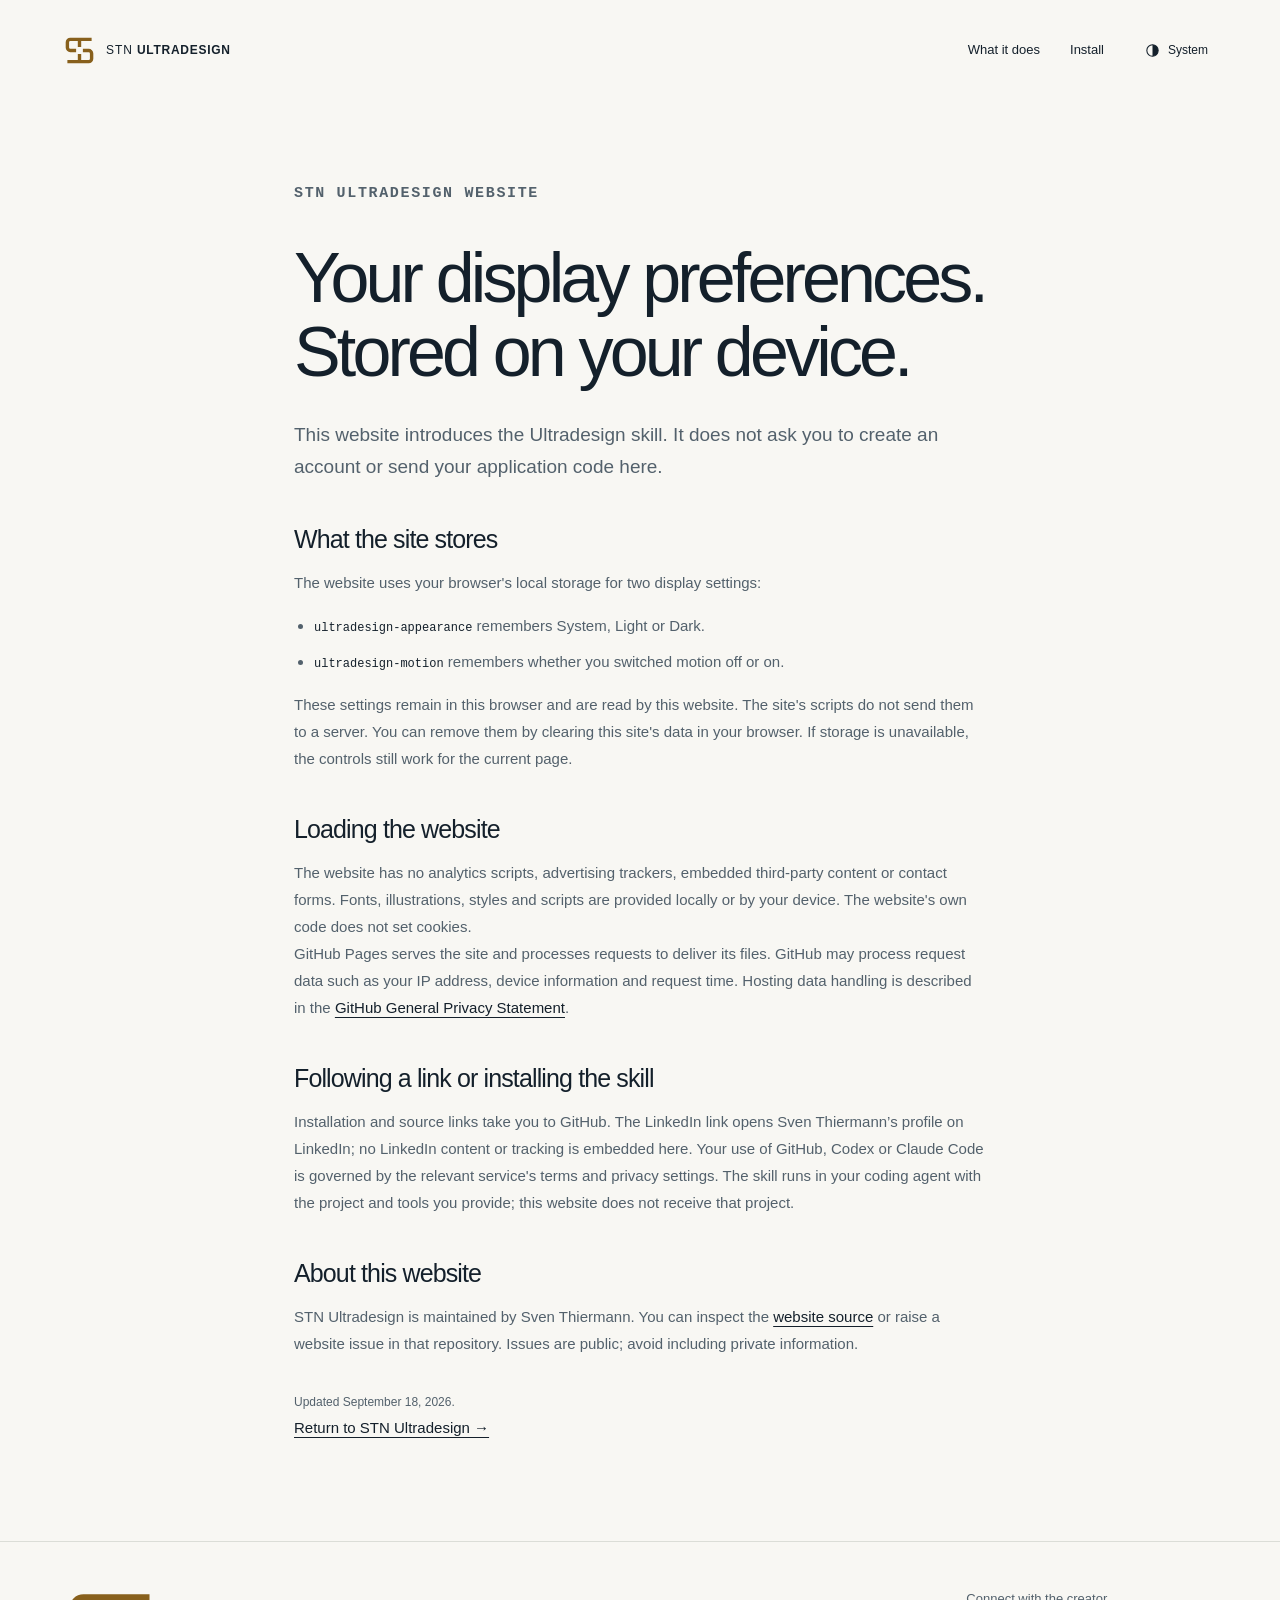
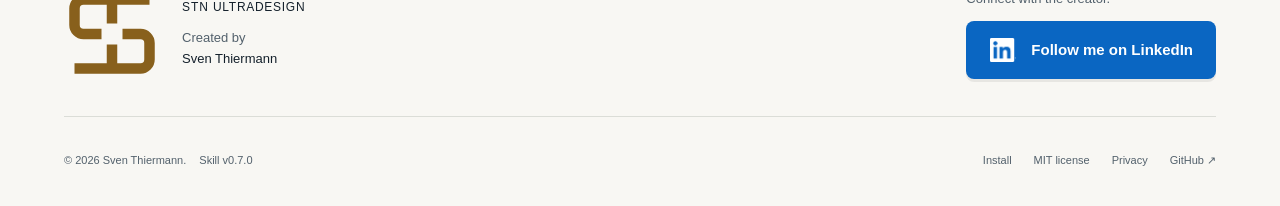
<file: public/privacy.html>
<!doctype html>
<html lang="en" data-appearance="system">
<head>
  <meta charset="utf-8">
  <meta name="viewport" content="width=device-width,initial-scale=1">
  <meta name="color-scheme" content="light dark">
  <title>Website privacy — STN Ultradesign</title>
  <meta name="description" content="How the STN Ultradesign website uses local display preferences, hosting and external links.">
  <meta name="robots" content="index,follow">
  <meta name="theme-color" content="#f8f7f3" media="(prefers-color-scheme: light)">
  <meta name="theme-color" content="#101820" media="(prefers-color-scheme: dark)">
  <link rel="canonical" href="https://sthiermann.github.io/stn-ultradesign-website/privacy.html">
  <link rel="icon" type="image/svg+xml" href="assets/mark.svg?v=e6d54c770d36">
  <link rel="stylesheet" href="assets/site.css?v=b29219872c0c">
  <link rel="stylesheet" href="assets/brand.css?v=0c34bbe458f0">
  <script src="assets/appearance.js?v=4df42aa6dcc9"></script>
  <noscript><style>.theme-button{display:none!important}</style></noscript>
</head>
<body>
  <a class="skip-link" href="#main">Skip to content</a>
  <header class="site-header">
    <a class="brand" href="./" aria-label="STN Ultradesign home"><svg class="brand-mark" viewBox="16 16 128 128" fill="none" aria-hidden="true"><g fill="none" stroke="currentColor" stroke-width="14" stroke-linecap="butt" stroke-linejoin="round"><path d="M130 34H42C35.372583 34 30 39.372583 30 46V68C30 74.627417 35.372583 80 42 80H66M80 34V66"/><path d="M130 34H42C35.372583 34 30 39.372583 30 46V68C30 74.627417 35.372583 80 42 80H66M80 34V66" transform="rotate(180 80 80)"/></g></svg><span>STN <strong>ULTRADESIGN</strong></span></a>
    <nav aria-label="Main navigation"><a href="./#possibilities">What it does</a><a href="./#install">Install</a></nav>
    <button class="theme-button" type="button" aria-label="Appearance: system. Change appearance." title="Change appearance"><svg viewBox="0 0 24 24" aria-hidden="true"><circle cx="12" cy="12" r="8"/><path d="M12 4a8 8 0 0 1 0 16Z"/></svg><span class="theme-label">System</span></button>
  </header>
  <main id="main" class="privacy-content page-width">
    <p class="eyebrow">STN ULTRADESIGN WEBSITE</p>
    <h1>Your display preferences.<br>Stored on your device.</h1>
    <p class="privacy-intro">This website introduces the Ultradesign skill. It does not ask you to create an account or send your application code here.</p>
    <h2>What the site stores</h2>
    <p>The website uses your browser's local storage for two display settings:</p>
    <ul><li><code>ultradesign-appearance</code> remembers System, Light or Dark.</li><li><code>ultradesign-motion</code> remembers whether you switched motion off or on.</li></ul>
    <p>These settings remain in this browser and are read by this website. The site's scripts do not send them to a server. You can remove them by clearing this site's data in your browser. If storage is unavailable, the controls still work for the current page.</p>
    <h2>Loading the website</h2>
    <p>The website has no analytics scripts, advertising trackers, embedded third-party content or contact forms. Fonts, illustrations, styles and scripts are provided locally or by your device. The website's own code does not set cookies.</p>
    <p>GitHub Pages serves the site and processes requests to deliver its files. GitHub may process request data such as your IP address, device information and request time. Hosting data handling is described in the <a href="https://docs.github.com/en/site-policy/privacy-policies/github-general-privacy-statement">GitHub General Privacy Statement</a>.</p>
    <h2>Following a link or installing the skill</h2>
    <p>Installation and source links take you to GitHub. The LinkedIn link opens Sven Thiermann’s profile on LinkedIn; no LinkedIn content or tracking is embedded here. Your use of GitHub, Codex or Claude Code is governed by the relevant service's terms and privacy settings. The skill runs in your coding agent with the project and tools you provide; this website does not receive that project.</p>
    <h2>About this website</h2>
    <p>STN Ultradesign is maintained by Sven Thiermann. You can inspect the <a href="https://github.com/sthiermann/stn-ultradesign-website">website source</a> or raise a website issue in that repository. Issues are public; avoid including private information.</p>
    <p class="privacy-date">Updated September 18, 2026.</p>
    <p><a href="./">Return to STN Ultradesign →</a></p>
  </main>
  <footer class="site-footer page-width" id="footer">
    <div class="footer-main">
      <div class="footer-identity">
        <div class="footer-signature"><svg class="footer-signature-mark" viewBox="16 16 128 128" fill="none" aria-hidden="true"><g stroke="currentColor" stroke-width="14" stroke-linecap="butt" stroke-linejoin="round"><path d="M130 34H42C35.372583 34 30 39.372583 30 46V68C30 74.627417 35.372583 80 42 80H66M80 34V66"/><path d="M130 34H42C35.372583 34 30 39.372583 30 46V68C30 74.627417 35.372583 80 42 80H66M80 34V66" transform="rotate(180 80 80)"/></g></svg></div>
        <div class="footer-wordmark"><a class="brand" href="./" aria-label="STN Ultradesign home"><span>STN <strong>ULTRADESIGN</strong></span></a><p>Created by<br><strong>Sven Thiermann</strong></p></div>
      </div>
      <div class="footer-connect"><p>Connect with the creator.</p><a class="footer-linkedin" href="https://www.linkedin.com/in/sven-thiermann/"><img class="linkedin-mark" src="assets/linkedin-in-white.png?v=ed22a5ab46c1" width="28" height="24" alt=""><span>Follow me on LinkedIn</span></a></div>
    </div>
    <div class="footer-bottom"><p>© 2026 Sven Thiermann. <span class="footer-release">Skill v0.7.0</span></p><nav aria-label="Footer navigation"><a href="./#install">Install</a><a href="https://github.com/sthiermann/stn-ultradesign/blob/main/LICENSE">MIT license</a><a href="privacy.html">Privacy</a><a href="https://github.com/sthiermann/stn-ultradesign">GitHub ↗</a></nav></div>
  </footer>
</body>
</html>
</file>
<file: public/assets/site.css>
@layer base, layout, art, controls, responsive;
@layer base {
  :root { color-scheme:light; --bg:#f8f7f3;--surface:#fffefa;--ink:#14202b;--muted:#53616c;--line:#dbddd7;--gold:#88601c;--gold-bright:#dfbd62;--gold-bg:#ebd496;--panel:#eeeee7;--shadow:0 28px 80px #1c2d3321;--soft-gold:#ab84381a;--green:#347052;--header:#f8f7f3ee; }
  :root[data-appearance="dark"] {color-scheme:dark;--bg:#101820;--surface:#17232d;--ink:#f4f2eb;--muted:#a8b4be;--line:#2d3a45;--gold:#dfbd62;--gold-bright:#dfbd62;--gold-bg:#dfbd62;--panel:#1c2933;--shadow:0 28px 90px #0008;--soft-gold:#dfbd6212;--green:#9acbb0;--header:#101820ef;}
  @media(prefers-color-scheme:dark) { :root[data-appearance="system"] {color-scheme:dark;--bg:#101820;--surface:#17232d;--ink:#f4f2eb;--muted:#a8b4be;--line:#2d3a45;--gold:#dfbd62;--gold-bright:#dfbd62;--gold-bg:#dfbd62;--panel:#1c2933;--shadow:0 28px 90px #0008;--soft-gold:#dfbd6212;--green:#9acbb0;--header:#101820ef;} }
  * {box-sizing:border-box} html{scroll-behavior:smooth;scroll-padding-top:110px} body{margin:0;background:var(--bg);color:var(--ink);font-family:"Helvetica Neue",Helvetica,Arial,sans-serif;line-height:1.55;-webkit-font-smoothing:antialiased} a{color:inherit;text-decoration:none}button{font:inherit;color:inherit;cursor:pointer}button,a{-webkit-tap-highlight-color:transparent} button{border:0} :focus-visible{outline:3px solid var(--gold);outline-offset:5px} ::selection{background:var(--gold-bg);color:#14202b}p,h1,h2{margin:0} svg{display:block} [hidden]{display:none!important} .skip-link{position:fixed;top:12px;left:12px;transform:translateY(-150%);background:var(--surface);padding:12px;z-index:50}.skip-link:focus{transform:none}.page-width{max-width:1440px;padding-inline:64px;margin-inline:auto}.eyebrow,.section-index,.micro-label{font-family:ui-monospace,SFMono-Regular,Consolas,monospace;text-transform:uppercase;letter-spacing:.11em}.eyebrow,.section-index{font-size:11px;font-weight:600}.section-index{color:var(--gold)}.text-action{display:inline-flex;gap:15px;align-items:center;font-size:14px;font-weight:500}.text-action:hover{color:var(--gold)}.text-action span{font-size:20px}.button{display:inline-flex;align-items:center;justify-content:center;gap:24px;min-height:52px;padding:13px 23px;border-radius:6px;font-size:14px;font-weight:600}.primary{background:var(--gold-bg);color:#17212a;border:1px solid #aa813444;box-shadow:0 2px 0 #00000010;transition:transform .18s,box-shadow .18s}.primary:hover{transform:translateY(-2px);box-shadow:0 8px 22px #a878232b}.primary span{font-size:21px} .hero-support,.help-text{color:var(--muted)} @media(prefers-reduced-motion:reduce){html{scroll-behavior:auto}*,*::before,*::after{animation:none!important;transition:none!important}}
}
@layer layout {
  .site-header{max-width:1440px;margin:auto;display:flex;align-items:center;gap:32px;padding:30px 64px;position:relative;z-index:10}.brand{display:inline-flex;align-items:center;gap:12px;white-space:nowrap}.brand svg{width:30px;height:24px;fill:var(--gold)}.brand span{font-size:12px;letter-spacing:.07em}.brand strong{font-weight:750}.site-header nav{display:flex;align-items:center;gap:30px;margin-left:auto;font-size:13px}.site-header nav a:hover{color:var(--gold)}.theme-button{background:none;display:flex;align-items:center;gap:7px;font-size:12px;padding:8px;min-height:40px}.theme-button svg{width:17px;height:17px;stroke:currentColor;fill:none;stroke-width:1.5}.theme-button svg path{fill:currentColor;stroke:none}
  .hero{display:grid;grid-template-columns:1.02fr 1fr;gap:8px;align-items:center;min-height:740px;padding-top:35px;padding-bottom:60px}.hero-copy{z-index:2;position:relative}.eyebrow{display:flex;align-items:center;gap:8px;margin-bottom:34px;color:var(--muted)}.status-dot{width:6px;height:6px;background:var(--gold);border-radius:50%}h1{font-size:clamp(52px,5.8vw,84px);font-weight:550;line-height:.99;letter-spacing:-.075em;margin-left:-4px}h1 span{color:var(--gold)}.hero-intro{max-width:440px;font-size:20px;line-height:1.45;margin-top:35px;letter-spacing:-.02em}.hero-support{font-size:14px;max-width:420px;margin-top:19px;line-height:1.75}.hero-actions{display:flex;align-items:center;gap:26px;margin-top:33px}.compatibility{font-size:11px;letter-spacing:.02em;color:var(--muted);margin-top:23px}.compatibility span{margin-inline:12px;color:var(--gold)}
  .manifesto{border-top:1px solid var(--line);border-bottom:1px solid var(--line);padding-block:70px;display:grid;grid-template-columns:1fr 2fr;gap:30px}.manifesto h2,.install-intro h2{font-size:clamp(32px,3.7vw,49px);font-weight:500;line-height:1.12;letter-spacing:-.045em}.manifesto h2 span{color:var(--gold)}.manifesto p{max-width:610px;margin-top:24px;color:var(--muted);font-size:17px}.install-section{display:grid;grid-template-columns:.8fr 1.2fr;gap:85px;padding-top:100px;padding-bottom:110px;align-items:start}.install-intro .section-index{margin-bottom:30px}.install-intro p{margin-top:25px;color:var(--muted);max-width:350px}.install-intro .text-action{margin-top:35px}.site-footer{display:flex;flex-wrap:wrap;gap:25px;align-items:center;padding-block:34px;border-top:1px solid var(--line);font-size:11px;color:var(--muted)}.site-footer p{margin-left:auto}.site-footer>div{display:flex;gap:20px}.site-footer a:hover{color:var(--gold)}
}
@layer art {
  .hero-art{position:relative;min-width:0;align-self:stretch;display:flex;flex-direction:column;justify-content:center;margin-left:-5px;padding-top:15px}.hero-art:before{content:"";position:absolute;inset:5% 0 8% -10%;background:radial-gradient(ellipse,var(--soft-gold),transparent 63%);pointer-events:none}.art-topline{display:flex;justify-content:space-between;font-size:9px;font-family:ui-monospace,SFMono-Regular,monospace;letter-spacing:.14em;color:var(--muted);padding-inline:24px;z-index:1}.art-coordinate{color:var(--gold)}.art-axis{position:absolute;background:var(--line);opacity:.5;pointer-events:none}.axis-horizontal{height:1px;left:0;right:0;top:49%}.axis-vertical{width:1px;top:50px;bottom:45px;left:49%}.scene{height:495px;position:relative;isolation:isolate;perspective:1000px;transform-style:preserve-3d}.orbital-ring{position:absolute;border:1px solid var(--line);width:470px;height:470px;left:50%;top:49%;border-radius:50%;transform:translate(-50%,-50%) rotateX(61deg) rotateZ(-32deg);pointer-events:none;opacity:.65}.ring-two{width:570px;height:570px;opacity:.3;transform:translate(-50%,-50%) rotateX(61deg) rotateZ(-32deg)}.design-layer{position:absolute;transition:transform .8s cubic-bezier(.2,.7,.2,1),opacity .5s;backface-visibility:hidden}.interface-layer{width:410px;left:50%;top:106px;margin-left:-205px;background:var(--surface);border:1px solid var(--line);border-radius:12px;box-shadow:var(--shadow);transform:rotateY(-12deg) rotateX(10deg) rotateZ(-5deg);z-index:3;overflow:hidden}.mini-titlebar{padding:13px 18px;display:flex;align-items:center;gap:10px;border-bottom:1px solid var(--line);font-size:11px}.mini-mark{font-size:18px;color:var(--gold);line-height:1}.mini-time{margin-left:auto;color:var(--muted);font-size:9px}.mini-body{display:flex}.mini-sidebar{width:49px;border-right:1px solid var(--line);padding:16px 10px;display:flex;flex-direction:column;gap:17px;color:var(--muted);align-items:center;font-size:15px}.mini-side-active{color:var(--gold)}.mini-content{padding:19px 20px;flex:1;min-width:0}.mini-heading{font-size:13px;font-weight:600;display:flex;justify-content:space-between}.mini-live{font-size:9px;color:var(--green);font-weight:400}.mini-values{display:flex;gap:32px;margin:17px 0 11px}.mini-values small{display:block;font-size:8px;color:var(--muted)}.mini-values strong{font-size:32px;line-height:1.25;font-weight:500;letter-spacing:-.04em}.mini-values strong span{font-size:17px}.mini-chart{color:var(--gold)}.chart-unit{font-size:8px;color:var(--muted);display:block;margin-bottom:5px}.chart-grid{stroke:var(--line);stroke-width:.6;stroke-dasharray:3 4;fill:none}.chart-line{fill:none;stroke:currentColor;stroke-width:2.3;stroke-linecap:round;stroke-linejoin:round}.chart-times{display:flex;justify-content:space-between;font-size:7px;color:var(--muted);margin-top:2px}.mini-table{margin-top:14px;font-size:8px;color:var(--muted)}.mini-table>div{display:grid;grid-template-columns:1.3fr 1fr .5fr;padding:7px 0;border-top:1px solid var(--line)}.mini-table>div>span:first-child{color:var(--ink)}.mini-table i{display:inline-block;width:4px;height:4px;border-radius:50%;background:var(--green);margin-right:5px}.mini-table>div>span:last-child{text-align:right}.requirements-layer{width:252px;left:7%;top:22px;background:var(--surface);border:1px solid var(--line);border-radius:8px;padding:15px;display:flex;gap:13px;transform:rotateY(-12deg) rotateX(10deg) rotateZ(-5deg);box-shadow:0 12px 26px #0000000e;z-index:1}.layer-number{color:var(--gold);font-size:9px;font-family:monospace}.micro-label{font-size:7px;color:var(--muted)}.requirements-layer p{font-size:12px;line-height:1.5;margin-top:9px}.requirements-layer strong{font-weight:500;color:var(--gold)}.requirement-chips{display:flex;gap:5px;margin-top:11px}.requirement-chips span{font-size:7px;padding:3px 6px;border:1px solid var(--line);border-radius:3px}.system-layer{display:flex;gap:13px;top:346px;right:2%;width:280px;z-index:4;background:var(--surface);border:1px solid var(--line);border-radius:8px;padding:13px 16px;box-shadow:var(--shadow);transform:rotateY(-12deg) rotateX(10deg) rotateZ(-5deg)}.system-layer>div{flex:1}.system-sample{display:flex;align-items:center;justify-content:space-between;gap:12px;margin-top:6px}.type-sample{font-size:25px;line-height:1;font-weight:500;letter-spacing:-.07em}.swatch-set{display:flex}.swatch-set i{width:14px;height:14px;border-radius:50%;background:var(--gold-bright);border:1px solid var(--line);margin-left:-3px}.swatch-set i:nth-child(2){background:#1c2933}.swatch-set i:nth-child(3){background:#789080}.swatch-set i:nth-child(4){background:#f5f2e9}.sample-control{font-size:8px;border-radius:3px;background:var(--gold-bg);color:#17212a;padding:6px 9px;white-space:nowrap}.sample-control span{margin-left:8px}.verification-layer{left:4%;top:420px;display:flex;align-items:center;gap:10px;padding:11px 13px;border:1px solid var(--line);border-radius:5px;background:var(--surface);z-index:5;transform:rotateZ(-5deg)}.verification-symbol{color:var(--green);font-size:13px}.verification-layer p{font-size:9px;color:var(--muted);margin-top:2px}.scene-controls{display:flex;align-items:center;justify-content:space-between;padding:0 24px;z-index:4}.scene-controls>span{font-size:8px;color:var(--muted)}.layer-toggle{border:1px solid var(--line);background:var(--surface);padding:9px 13px;min-height:38px;border-radius:4px;font-size:10px;display:flex;gap:20px}.layer-toggle:hover{border-color:var(--gold)}.layer-toggle[aria-pressed="true"]{color:var(--gold);border-color:var(--gold)}.scene[data-exploded="true"] .interface-layer{transform:translateY(-5px) rotateX(35deg) rotateZ(-15deg) scale(.85)}.scene[data-exploded="true"] .requirements-layer{transform:translate(-12px,-20px) rotateX(25deg) rotateZ(-15deg);z-index:5}.scene[data-exploded="true"] .system-layer{transform:translate(2px,35px) rotateX(25deg) rotateZ(-15deg)}.scene[data-exploded="true"] .verification-layer{transform:translateY(26px) rotateZ(-5deg)}
}
@layer controls {
  .install-panel{background:var(--surface);border:1px solid var(--line);border-radius:10px;padding:26px 30px 8px;min-width:0;box-shadow:0 15px 50px #00000008}.client-tabs{display:flex;gap:26px;border-bottom:1px solid var(--line);margin-bottom:29px}.client-tabs button{padding:0 3px 15px;background:none;color:var(--muted);position:relative;min-height:44px;font-size:14px}.client-tabs button[aria-selected="true"]{color:var(--ink)}.client-tabs button[aria-selected="true"]:after{content:"";height:2px;position:absolute;background:var(--gold);left:0;right:0;bottom:-1px}.step-label{font-size:13px;font-weight:600;display:flex;align-items:center;gap:12px;margin-bottom:13px}.step-label span{font-size:10px;font-family:monospace;color:var(--gold)}.install-panel p{font-size:13px;color:var(--muted);line-height:1.7}.copy-block{padding:15px 15px 12px;background:var(--bg);border:1px solid var(--line);border-radius:5px;margin-top:14px;min-width:0}.copy-block p,.copy-block code{font-size:12px;line-height:1.75;color:var(--ink);overflow-wrap:anywhere;white-space:pre-wrap}.copy-block button{font-size:11px;background:none;color:var(--gold);display:flex;align-items:center;gap:13px;padding:8px 0;min-height:38px;margin-top:7px}.copy-block button:hover{text-decoration:underline}.copy-block.command{display:flex;align-items:center;gap:14px;justify-content:space-between;padding-block:8px}.command button{margin-top:0;flex-shrink:0}.command code{font-size:11px}.install-panel .help-text{font-size:11px;margin-top:11px}.help-text a{text-decoration:underline;text-underline-offset:3px}.prompt-step{border-top:1px solid var(--line);margin-top:24px;padding-top:24px}.install-panel .copy-status{min-height:32px;font-size:11px;margin-top:10px;color:var(--gold)}
}
@layer responsive {
  @media(min-width:1450px){.hero{min-height:800px}.hero-art{margin-left:5px}.scene{height:525px}.interface-layer{width:445px;margin-left:-222px}.requirements-layer{top:16px}.system-layer{top:372px}.verification-layer{top:452px}}
  @media(max-width:1150px){.page-width{padding-inline:40px}.site-header{padding:25px 40px}.hero{gap:0;min-height:670px}.hero-intro{font-size:18px}.hero-actions{gap:16px}.hero-actions .text-action{font-size:12px}.scene{transform:scale(.88);transform-origin:center;min-width:445px;margin-left:calc((100% - 445px)/2)}.hero-art{overflow:hidden;margin-left:-15px}.art-topline,.scene-controls{padding-inline:10px}.install-section{gap:45px}.site-footer .brand{width:100%}.site-footer p{margin-left:0}}
  @media(max-width:850px){.page-width{padding-inline:28px}.site-header{padding:24px 28px;gap:18px}.site-header nav{gap:18px}.source-link{display:none}.theme-label{display:none}.hero{grid-template-columns:1fr;padding-top:45px;gap:35px;padding-bottom:65px}.hero-copy{max-width:610px}h1{font-size:clamp(58px,9vw,80px)}.hero-intro{max-width:550px}.hero-support{max-width:520px}.hero-art{margin-left:0;min-height:570px;max-width:650px;width:100%;justify-self:center;overflow:hidden}.scene{transform:scale(1);min-width:0;margin-left:0}.art-topline,.scene-controls{padding-inline:30px}.hero-actions .text-action{font-size:14px}.manifesto{grid-template-columns:1fr;gap:24px;padding-block:50px}.install-section{grid-template-columns:1fr;gap:35px;padding-top:70px;padding-bottom:70px}.install-intro p{max-width:500px}.install-intro .section-index{margin-bottom:24px}.install-intro .text-action{margin-top:20px}.install-panel{max-width:650px;width:100%}}
  @media(max-width:480px){.page-width{padding-inline:22px}.site-header{padding:20px 22px;gap:10px}.brand{gap:8px}.brand svg{width:25px}.brand span{font-size:10px}.site-header nav{gap:0;font-size:12px}.site-header nav a:first-child{display:none}.theme-button{padding:8px}.hero{padding-top:35px;gap:16px}.eyebrow{font-size:8px;margin-bottom:29px}h1{font-size:clamp(43px,12vw,58px);letter-spacing:-.065em}.hero-intro{font-size:18px;margin-top:26px}.hero-support{font-size:13px}.hero-actions{align-items:flex-start;flex-direction:column;gap:18px;margin-top:25px}.hero-actions .button{min-height:48px}.compatibility{font-size:10px}.compatibility span{margin-inline:7px}.hero-art{min-height:490px;padding-top:25px;margin-inline:-12px;width:calc(100% + 24px)}.art-topline{font-size:7px;padding-inline:10px}.scene{height:416px;min-width:430px;margin-left:calc((100% - 430px)/2);transform:scale(.77);transform-origin:50% 13%;margin-bottom:-10px}.scene-controls{padding-inline:10px}.scene-controls>span{font-size:7px}.layer-toggle{font-size:10px;min-height:44px}.manifesto h2,.install-intro h2{font-size:34px}.manifesto p{font-size:15px}.install-panel{padding:20px 17px 5px}.copy-block.command{align-items:flex-start;flex-direction:column;gap:2px}.copy-block.command code{font-size:11px}.site-footer{gap:19px}.site-footer>div{gap:17px}.site-footer p{width:100%}}
}
@layer layout {
  h3{margin:0;font-weight:500;letter-spacing:-.025em}.possibilities{padding-block:90px}.section-heading{display:flex;justify-content:space-between;align-items:end;gap:50px;margin-bottom:46px}.section-heading h2,.principles h2{font-size:44px;line-height:1.13;font-weight:500;letter-spacing:-.045em;margin-top:22px}.section-heading h2 span{color:var(--muted)}.section-heading>p{max-width:280px;color:var(--muted);font-size:15px}.work-list .work-row{border-top:1px solid var(--line);display:grid;grid-template-columns:55px 1.05fr 1.4fr 44px;gap:20px;align-items:center;padding:29px 0;transition:background .2s}.work-list .work-row:last-child{border-bottom:1px solid var(--line)}.work-number{font:11px ui-monospace,SFMono-Regular,monospace;color:var(--gold)}.work-list h3{font-size:22px}.work-list p{color:var(--muted);font-size:13px;max-width:430px;line-height:1.7}.work-list .row-arrow{display:grid;place-items:center;width:44px;height:44px;border:1px solid var(--line);border-radius:50%;font-size:22px;color:var(--gold);transition:background .2s,transform .2s}.work-row:hover .row-arrow{background:var(--soft-gold);transform:rotate(45deg)}.principles{padding-block:75px;background:var(--panel);border-block:1px solid var(--line)}.principles-grid{display:grid;grid-template-columns:repeat(3,1fr);gap:50px;margin-top:44px}.principles-grid article>span{font-size:26px;color:var(--gold);display:block;margin-bottom:16px}.principles h3{font-size:19px;line-height:1.3}.principles-grid p{font-size:14px;color:var(--muted);margin-top:14px}.install-intro .install-note{font-size:12px;margin-top:28px;max-width:310px}.closing{padding-block:65px 90px;text-align:center;border-top:1px solid var(--line)}.closing h2{font-size:clamp(34px,4.7vw,62px);line-height:1.08;letter-spacing:-.05em;font-weight:500;margin-block:30px}.closing h2 span{color:var(--gold)}
}
@layer art {
 .interface-layer{border-radius:18px}.requirements-layer,.system-layer{border-radius:12px}.scene-story{margin:24px 24px 0;position:relative;z-index:4}.story-steps{display:flex;gap:4px;border-top:1px solid var(--line);padding-top:12px}.story-steps button{flex:1;min-height:44px;border-radius:5px;background:none;color:var(--muted);font:10px ui-monospace,SFMono-Regular,monospace;display:flex;align-items:center;justify-content:center;gap:7px}.story-steps button[aria-pressed="true"]{color:var(--gold);background:var(--soft-gold)}.story-caption{font-size:11px;color:var(--muted);min-height:3.3em;margin-top:12px;line-height:1.7}.scene[data-stage="requirements"] .requirements-layer{z-index:6;border-color:var(--gold);transform:translateY(12px) rotateZ(-2deg) scale(1.1)}.scene[data-stage="system"] .system-layer{border-color:var(--gold);transform:translateY(10px) rotateZ(-2deg) scale(1.08)}.scene[data-stage="review"] .verification-layer{border-color:var(--gold);transform:rotateZ(0) scale(1.09)}.scene[data-stage="requirements"] .interface-layer,.scene[data-stage="system"] .interface-layer{opacity:.58}
}
@layer controls {
 .method-detail{margin-top:24px}.method-detail summary,.install-help summary{list-style:none;cursor:pointer;display:flex;align-items:center;justify-content:space-between;gap:15px;min-height:44px;font-size:13px}.method-detail summary::-webkit-details-marker,.install-help summary::-webkit-details-marker{display:none}.method-detail summary{max-width:300px;color:var(--gold)}details[open]>summary>span{transform:rotate(45deg)}.method-detail ol{padding-left:20px;margin:17px 0 0;max-width:630px}.method-detail li{font-size:14px;color:var(--muted);margin-bottom:18px;padding-left:8px}.method-detail strong{color:var(--ink);display:block;font-weight:500;margin-bottom:3px}.install-help{border-top:1px solid var(--line);margin-top:24px;padding-top:8px}.install-help p{font-size:12px;margin-top:14px}.install-help a{text-decoration:underline;text-underline-offset:3px}.install-help strong{color:var(--ink);font-weight:500}
}
@layer responsive {
 @media(max-width:850px){.hero-art{min-height:670px}.section-heading{align-items:start;flex-direction:column;gap:22px}.section-heading>p{max-width:480px}.work-list .work-row{grid-template-columns:35px 1fr 44px;gap:16px}.work-list p{grid-column:2;max-width:550px}.work-list .row-arrow{grid-column:3;grid-row:1/3}.work-list h3{font-size:22px}.principles-grid{gap:28px}.principles h2,.section-heading h2{font-size:38px}.principles h3{font-size:18px}.principles-grid p{font-size:13px}}
 @media(max-width:480px){.hero-art{min-height:630px;margin-top:25px}.scene{height:460px;margin-bottom:-10px;transform:scale(.83);transform-origin:50% 30%}.scene-story{margin:25px 10px 0}.story-steps{gap:2px}.story-steps button{font-size:9px;gap:4px}.story-caption{font-size:12px;min-height:4em}.possibilities{padding-block:65px}.section-heading h2,.principles h2{font-size:33px}.section-heading{margin-bottom:30px}.work-list .work-row{grid-template-columns:23px 1fr 44px;gap:10px;padding-block:24px}.work-list h3{font-size:20px}.work-list p{font-size:13px;grid-column:2/4;padding-right:40px}.principles{padding-block:55px}.principles-grid{grid-template-columns:1fr;gap:29px;margin-top:30px}.principles-grid article{padding-top:23px;border-top:1px solid var(--line)}.principles-grid article>span{margin-bottom:12px}.principles h3{font-size:20px}.principles-grid p{font-size:14px}.closing{padding-block:60px}.method-detail li{font-size:13px}}
}
</file>
<file: public/assets/journey.css>
/* This section owns its scene geometry; all appearance follows the site tokens. */
.journey{--j-ease:cubic-bezier(.2,.75,.2,1);position:relative;border-top:1px solid var(--line);padding-top:95px}
.journey-heading{display:flex;justify-content:space-between;align-items:end;gap:50px;padding-bottom:60px}
.journey-heading h2{font-size:clamp(44px,5.1vw,72px);line-height:1.04;letter-spacing:-.065em;font-weight:500;margin-top:24px}
.journey-heading h2 span{color:var(--gold)}
.journey-heading-aside{max-width:255px;padding-bottom:5px}
.journey-heading-aside p{font-size:17px;color:var(--muted);line-height:1.65}
.journey-heading-aside a{font-size:12px;margin-top:23px;gap:10px}
.journey-track{position:relative;padding-bottom:45px}
.journey-pin{position:relative;display:grid;grid-template-rows:auto minmax(0,1fr) auto;min-height:730px;isolation:isolate}
.journey[data-scroll="true"] .journey-track{height:340vh;padding-bottom:0}
.journey[data-scroll="true"] .journey-pin{position:sticky;top:calc(var(--site-header-height,90px) + 12px);height:calc(100svh - var(--site-header-height,90px) - 24px);min-height:0;max-height:850px}
.journey-toolbar{display:flex;align-items:center;gap:22px;border-top:1px solid var(--line);border-bottom:1px solid var(--line);position:relative;z-index:3;background:var(--bg)}
.journey-chapters{display:grid;grid-template-columns:repeat(4,1fr);flex:1}
.journey-chapters button{position:relative;min-height:65px;text-align:left;display:flex;gap:13px;align-items:center;padding:12px 10px 12px 0;background:none;color:var(--muted);font-size:13px;font-weight:500;transition:color .25s}
.journey-chapters button>span{font:10px ui-monospace,SFMono-Regular,monospace;color:var(--muted)}
.journey-chapters button:after{content:"";position:absolute;height:2px;bottom:-1px;left:0;right:20px;background:var(--gold);transform:scaleX(0);transform-origin:left;transition:transform .4s var(--j-ease)}
.journey-chapters button[aria-pressed="true"],.journey-chapters button[aria-pressed="true"]>span{color:var(--gold)}
.journey-chapters button[aria-pressed="true"]:after{transform:scaleX(1)}
.journey-chapters button:hover{color:var(--ink)}
.journey-motion{flex-shrink:0;display:flex;align-items:center;gap:7px;min-height:44px;background:transparent;border:1px solid var(--line);border-radius:24px;padding:9px 13px;font-size:10px;color:var(--muted)}
.journey-motion svg{width:13px;height:13px;fill:none;stroke:currentColor;stroke-width:2}
.journey-stage{position:relative;min-width:0;min-height:0;overflow:hidden;isolation:isolate;margin-inline:-25px}
.journey-grid{position:absolute;inset:0;background-image:linear-gradient(var(--line) 1px,transparent 1px),linear-gradient(90deg,var(--line) 1px,transparent 1px);background-size:58px 58px;opacity:.35;mask-image:radial-gradient(ellipse at center,#000 15%,transparent 70%);pointer-events:none}
.journey-halo{position:absolute;width:80%;height:100%;left:10%;top:0;background:radial-gradient(ellipse at center,var(--soft-gold) 0%,transparent 67%);transform:rotate(-20deg);pointer-events:none}
.journey-axis-label,.journey-sample-label{position:absolute;font:9px ui-monospace,SFMono-Regular,monospace;letter-spacing:.1em;color:var(--muted);z-index:5}
.journey-axis-label{left:30px;top:23px}
.journey-sample-label{right:30px;bottom:24px;font-size:8px;letter-spacing:.05em}
.journey-world{position:absolute;left:50%;top:50%;width:1060px;height:490px;transform:translate(-50%,-50%) scale(var(--j-scale,.95));transform-origin:center;perspective:1400px}
.journey-world>div{position:absolute;will-change:transform,opacity}
.journey-connections{position:absolute;inset:0;width:100%;height:100%;color:var(--gold);opacity:0;transition:opacity .5s}
.journey-connections path{stroke:currentColor;stroke-width:1.25;stroke-dasharray:7 7}
.journey-connections circle{fill:var(--gold)}
.journey-orbit{width:770px;height:390px;border:1px solid var(--gold);border-radius:50%;left:195px;top:68px;opacity:.16;transform:rotate(-22deg)}
.journey-intent-art{left:560px;top:17px;width:340px;transform-origin:center;opacity:1}
.journey-intent-art>svg{width:290px;height:290px;overflow:visible;margin:auto;filter:drop-shadow(0 20px 18px #0000000d)}
.j-faint{stroke:var(--gold);stroke-width:1;stroke-dasharray:3 8;opacity:.35}
.j-icon-back{fill:var(--soft-gold);stroke:var(--gold);stroke-width:1.5}
.j-icon-front{fill:var(--gold-bg);stroke:var(--gold);stroke-width:1.5;fill-opacity:.65}
.j-icon-outline{stroke:var(--gold);stroke-width:1.5}
.j-node{fill:var(--surface);stroke:var(--gold);stroke-width:2}
.journey-art-label{text-align:center;font-size:19px;color:var(--muted);line-height:1.4;margin-top:8px;letter-spacing:-.015em}
.journey-art-label strong{font-weight:500;color:var(--ink)}
.journey-requirements{left:69px;top:37px;width:326px;z-index:2}
.journey-paper-label,.j-mono,.j-token-label{font:9px ui-monospace,SFMono-Regular,monospace;letter-spacing:.11em;color:var(--muted)}
.journey-paper-label{margin-bottom:23px;color:var(--gold)}
.journey-requirement{display:flex;align-items:center;gap:20px;background:var(--surface);border:1px solid var(--line);padding:21px 19px;margin-bottom:14px;box-shadow:0 12px 22px #00000007;border-radius:6px;min-height:100px;position:relative;transform-origin:left}
.journey-requirement:nth-child(2){transform:rotate(-3deg)}
.journey-requirement:nth-child(3){transform:translateX(12px) rotate(1deg)}
.journey-requirement:nth-child(4){transform:translateX(-4px) rotate(-1deg)}
.j-requirement-number{font:12px ui-monospace,SFMono-Regular,monospace;color:var(--gold);align-self:flex-start;padding-top:3px}
.journey-requirement small{display:block;font-size:10px;color:var(--muted);margin-bottom:5px}
.journey-requirement strong{font-size:17px;line-height:1.35;display:block;font-weight:500;letter-spacing:-.02em}
.journey-requirement svg{width:41px;height:41px;fill:none;stroke:var(--gold);stroke-width:1.3;flex-shrink:0;margin-left:auto}
.journey-system{width:464px;left:500px;top:37px;background:var(--surface);border:1px solid var(--line);border-radius:12px;padding:25px 30px 18px;box-shadow:var(--shadow);z-index:3;opacity:0;transform:translate(70px,40px) rotateY(-30deg) rotateZ(4deg)}
.j-system-heading{display:flex;align-items:center;justify-content:space-between}
.j-system-heading>svg{width:34px;height:34px;fill:var(--soft-gold);stroke:var(--gold);stroke-width:1.5}
.j-type-specimen{display:flex;align-items:end;gap:30px;margin:13px 0 20px}
.j-type-specimen>span{font-size:95px;font-weight:500;line-height:1;letter-spacing:-.075em}
.j-type-specimen>div{font-size:12px;line-height:1.6;color:var(--muted);padding-bottom:9px}
.j-component-row{display:flex;align-items:center;justify-content:space-between;border-top:1px solid var(--line);min-height:65px;gap:15px}
.j-token-label{font-size:8px;letter-spacing:.04em}
.j-component-button{display:flex;align-items:center;justify-content:space-between;gap:21px;background:var(--gold-bg);color:#17212a;border-radius:5px;padding:9px 13px;font-size:12px;font-weight:500}
.j-component-button svg{width:17px;height:17px;stroke:currentColor;stroke-width:1.3;fill:none}
.j-component-choice,.j-component-return{font-size:12px;display:flex;align-items:center;gap:11px;color:var(--gold)}
.j-choice-dot{width:15px;height:15px;border:1px solid currentColor;border-radius:50%;display:block;box-shadow:inset 0 0 0 4px var(--surface);background:var(--gold)}
.j-system-foot{display:flex;align-items:center;border-top:1px solid var(--line);padding-top:16px;gap:7px}
.j-swatch{display:block;width:19px;height:19px;background:var(--gold-bg);border:1px solid var(--line);border-radius:50%}
.j-swatch:nth-child(2){background:var(--ink)}.j-swatch:nth-child(3){background:var(--panel)}
.j-system-foot>span:last-child{margin-left:auto;font-size:9px;color:var(--muted)}
.journey-app{width:650px;left:205px;top:47px;background:var(--surface);border:1px solid var(--line);border-radius:14px;box-shadow:var(--shadow);overflow:hidden;z-index:4;opacity:0;transform:translate(80px,80px) rotateY(20deg) rotateX(13deg)}
.j-app-top{height:50px;border-bottom:1px solid var(--line);display:flex;align-items:center;padding:0 20px;gap:11px;font-size:13px}
.j-app-top>strong{font-weight:500}.j-app-symbol svg{width:23px;height:23px;fill:var(--gold)}
.j-app-role{margin-left:auto;font-size:9px;color:var(--muted);display:flex;align-items:center;gap:12px}
.j-app-role>span,.j-detail-number{font:8px ui-monospace,SFMono-Regular,monospace;border:1px solid var(--gold);color:var(--gold);border-radius:50%;width:21px;height:21px;display:inline-grid;place-items:center;flex-shrink:0}
.j-app-body{display:flex}.j-app-nav{width:55px;border-right:1px solid var(--line);display:flex;flex-direction:column;align-items:center;padding:19px 0;gap:20px}
.j-app-nav svg{width:22px;height:22px;fill:none;stroke:currentColor;stroke-width:1.3}.j-app-nav>span{color:var(--muted)}.j-app-nav .j-nav-active{color:var(--gold)}
.j-app-content{padding:21px 25px 15px;flex:1;min-width:0}.j-app-heading{display:flex;justify-content:space-between;align-items:center;margin-bottom:22px;gap:15px}
.j-app-heading small{display:block;font:7px ui-monospace,SFMono-Regular,monospace;letter-spacing:.1em;color:var(--muted);margin-bottom:7px}.j-app-heading h3{font-size:23px;letter-spacing:-.04em;line-height:1.1;margin:0}
.j-app-action{display:block;background:var(--gold-bg);color:#17212a;font-size:10px;padding:8px 12px;border-radius:4px;white-space:nowrap}
.j-table-head,.j-order-row{display:grid;grid-template-columns:1.1fr 1.2fr .4fr;gap:10px;align-items:center;padding:11px 8px;font-size:10px;border-bottom:1px solid var(--line)}
.j-table-head{font-size:8px;padding-block:7px;color:var(--muted)}.j-order-row strong{font-weight:500}.j-order-row>span{color:var(--muted)}.j-order-row i{width:4px;height:4px;display:inline-block;border-radius:50%;background:var(--gold);vertical-align:middle;margin-right:6px}.j-order-selected{background:var(--soft-gold);border-left:2px solid var(--gold);padding-left:6px}
.j-app-detail{margin-top:16px;padding:13px 16px;border:1px solid var(--line);border-radius:5px;display:flex;gap:24px;align-items:center}.j-app-detail>div{position:relative;padding-left:31px}.j-app-detail .j-detail-number{position:absolute;left:0;top:7px}.j-app-detail small{font:6px ui-monospace,SFMono-Regular,monospace;letter-spacing:.05em;display:block;color:var(--muted)}.j-app-detail strong{font-size:15px;font-weight:500}.j-app-detail>span{margin-left:auto;font-size:9px;color:var(--muted);line-height:1.5}.j-app-detail>svg{width:30px;height:30px;stroke:var(--gold);stroke-width:1.2;fill:none}
.j-app-return{display:flex;gap:9px;align-items:center;margin-top:13px;color:var(--gold);font-size:9px}.j-app-return>span:last-child{color:var(--muted);font-size:8px;margin-left:auto}
.journey-review{left:748px;top:31px;width:252px;z-index:5;opacity:0;transform:translate(70px,0)}
.j-review-icon{width:96px;height:96px;stroke:var(--gold);stroke-width:2;margin-bottom:13px}.j-review-ring{stroke-dasharray:3 5;opacity:.4;stroke-width:1}
.journey-review h3{font-size:31px;font-weight:500;line-height:1.1;letter-spacing:-.04em;margin:11px 0 22px}
.j-review-line{border-bottom:1px solid var(--line);display:flex;gap:12px;align-items:center;padding-block:12px;font-size:11px}.j-review-line>span{color:var(--gold);font:9px ui-monospace,SFMono-Regular,monospace}.j-review-line>span:last-child{margin-left:auto;font-size:15px}.j-review-line strong{font-weight:400}.journey-review>p{font-size:12px;color:var(--muted);line-height:1.6;margin-top:18px}
.journey-progress{position:absolute;bottom:0;left:25px;right:25px;height:1px;background:var(--line)}.journey-progress>span{display:block;background:var(--gold);height:2px;width:25%;transform:scaleX(var(--j-progress,0));transform-origin:left;will-change:transform}
.journey-story{display:flex;align-items:center;justify-content:space-between;gap:30px;padding:25px 0 20px;position:relative;background:var(--bg);z-index:2;min-height:140px}
.journey-story-copy{display:grid;grid-template-columns:70px 300px minmax(180px,420px);gap:22px;align-items:start;flex:1}
.journey-story-index{font:10px ui-monospace,SFMono-Regular,monospace;color:var(--gold);padding-top:6px}
.journey-story h3{font-size:24px;letter-spacing:-.04em;line-height:1.16;max-width:280px;margin:0}.journey-story p{font-size:13px;color:var(--muted);line-height:1.7;max-width:400px}
.journey-guidance{display:flex;flex-direction:column;align-items:end;gap:9px;flex-shrink:0}.journey-scroll-hint{font-size:9px;color:var(--muted);display:none;white-space:nowrap}.journey-scroll-hint>span{display:inline-block;font-size:15px;color:var(--gold);margin-right:5px}.journey[data-scroll="true"] .journey-scroll-hint{display:block}
.journey-next{display:flex;align-items:center;gap:18px;border:1px solid var(--line);background:var(--surface);border-radius:24px;min-height:44px;font-size:11px;padding:10px 16px}.journey-next:hover{border-color:var(--gold);color:var(--gold)}.journey-next>span{font-size:19px;line-height:1}
.journey-announcement{position:absolute;width:1px;height:1px;padding:0;overflow:hidden;clip-path:inset(50%);white-space:nowrap}
.journey-mobile-art{display:none}.journey-nojs{padding-bottom:35px;color:var(--muted)}.journey-nojs li{margin-bottom:12px}
.journey:not([data-enhanced]) .journey-toolbar,.journey:not([data-enhanced]) .journey-guidance{display:none}
@media(min-width:851px) and (max-height:740px){.journey-chapters button{min-height:55px}.journey-story{padding-block:19px}.journey-story h3{font-size:21px}.journey-story p{font-size:12px}}
@media(max-width:1150px){.journey-toolbar{gap:12px}.journey-chapters button{font-size:11px;gap:8px}.journey-motion{font-size:9px;padding-inline:10px}.journey-story-copy{grid-template-columns:50px minmax(180px,260px);gap:8px 18px}.journey-story-copy>p{grid-column:2;max-width:450px}.journey-story-index{grid-row:1/3}.journey-story{min-height:165px}.journey-heading-aside{max-width:220px}.journey-heading h2{font-size:58px}}
@media(max-width:850px){
 .journey{padding-top:65px}.journey-heading{display:block;padding-bottom:32px}.journey-heading h2{font-size:clamp(43px,7.5vw,60px)}.journey-heading-aside{max-width:480px;margin-top:24px}.journey-heading-aside p{font-size:15px}.journey-heading-aside a{margin-top:15px}
 .journey-pin,.journey[data-scroll="true"] .journey-pin{position:relative;top:auto;min-height:0;max-height:none;height:auto;display:block}.journey[data-scroll="true"] .journey-track{height:auto}.journey-track{padding-bottom:30px}
 .journey-toolbar{flex-wrap:wrap;padding-top:0;gap:0;border-top:0;align-items:center}.journey-chapters{width:100%;flex-basis:100%;grid-template-columns:repeat(2,1fr);border-top:1px solid var(--line)}.journey-chapters button{min-height:52px;font-size:12px;padding:12px 8px}.journey-chapters button:nth-child(-n+2){border-bottom:1px solid var(--line)}.journey-chapters button:after{right:8px}.journey-motion{margin:11px 0 11px auto;min-height:36px;font-size:10px}.journey-stage{margin-inline:-8px;min-height:470px}.journey-world{display:none}.journey-axis-label{display:none}.journey-mobile-art{display:block;position:relative;padding:32px 25px 60px;min-height:470px}.j-mobile-panel{max-width:460px;margin:auto;min-height:345px}
 .j-mobile-icon{height:126px;width:126px;fill:var(--soft-gold);stroke:var(--gold);stroke-width:1.4;margin:0 auto 25px;filter:drop-shadow(0 12px 16px #0000000a)}.j-mobile-rule{display:flex;align-items:center;gap:24px;border-top:1px solid var(--line);padding:16px 0;min-height:57px}.j-mobile-rule>span{font:11px ui-monospace,SFMono-Regular,monospace;color:var(--gold)}.j-mobile-rule strong{font-size:17px;font-weight:500;line-height:1.3;letter-spacing:-.025em}.j-mobile-type{font-size:110px;letter-spacing:-.075em;display:flex;justify-content:space-between;align-items:center;line-height:1;margin-bottom:12px}.j-mobile-type>span{font:10px ui-monospace,SFMono-Regular,monospace;color:var(--gold);letter-spacing:0}.j-mobile-label{font:9px ui-monospace,SFMono-Regular,monospace;color:var(--muted);letter-spacing:.08em;margin-bottom:24px}.j-mobile-rule .j-mobile-action{font-size:14px;background:var(--gold-bg);color:#17212a;padding:11px 15px;border-radius:5px}.j-mobile-app-title{display:flex;gap:18px;align-items:center;margin-bottom:28px}.j-mobile-app-title svg{width:53px;height:53px;fill:var(--soft-gold);stroke:var(--gold);stroke-width:1.3;flex-shrink:0}.j-mobile-app-title small{display:block;font:8px ui-monospace,SFMono-Regular,monospace;color:var(--muted);margin-bottom:6px}.j-mobile-app-title strong{font-size:23px;font-weight:500;letter-spacing:-.04em;line-height:1.15}.j-mobile-order{padding:15px 14px;border-block:1px solid var(--line)}.j-mobile-order strong,.j-mobile-order>span{display:block}.j-mobile-order strong{font-size:16px;font-weight:500}.j-mobile-order>span{font-size:12px;color:var(--muted);margin-top:4px}.j-mobile-selected{background:var(--soft-gold);border-left:2px solid var(--gold);margin-top:-1px}.j-mobile-selected strong>span{float:right;color:var(--gold)}.j-mobile-detail{margin-top:20px;border:1px solid var(--line);border-radius:6px;background:var(--surface);padding:17px}.j-mobile-detail>*{display:block}.j-mobile-detail small{font:8px ui-monospace,SFMono-Regular,monospace;color:var(--muted);letter-spacing:.05em}.j-mobile-detail strong{font-size:20px;font-weight:500;margin-block:4px}.j-mobile-detail>span{font-size:11px;color:var(--muted)}.j-mobile-back{font-size:12px;display:block;margin-top:17px;color:var(--gold)}
 .journey-sample-label{right:25px;bottom:22px;font-size:8px}.journey-progress{left:8px;right:8px}.journey-story{padding-top:25px;gap:20px;display:block;min-height:240px}.journey-story-copy{grid-template-columns:45px 1fr;gap:9px 15px}.journey-story h3{font-size:26px;max-width:370px}.journey-story p{font-size:14px;line-height:1.65}.journey-guidance{align-items:flex-end;margin-top:19px}.journey[data-scroll="true"] .journey-scroll-hint{display:none}.journey-next{font-size:12px}.journey-grid{background-size:43px 43px}
}
@media(max-width:380px){.journey-heading h2{font-size:39px}.journey-mobile-art{padding-inline:15px}.j-mobile-rule{gap:17px}.j-mobile-rule strong{font-size:15px}.journey-story-copy{grid-template-columns:35px 1fr;gap:8px 10px}.journey-story h3{font-size:23px}.journey-chapters button{font-size:11px}}
@media(prefers-reduced-motion:reduce){.journey *,.journey *:before,.journey *:after{transition:none!important;animation:none!important}.journey-world>div{will-change:auto}}
:root[data-motion="off"] .journey *{transition:none!important;animation:none!important}
@media(forced-colors:active){.journey-stage{border:1px solid CanvasText}.journey-grid,.journey-halo,.journey-orbit{display:none}.journey-chapters button[aria-pressed="true"]{outline:2px solid Highlight;outline-offset:-3px}.j-component-button,.j-app-action,.j-mobile-rule .j-mobile-action{border:1px solid ButtonText}.j-icon-front,.j-icon-back{fill:Canvas}.j-icon-front,.j-icon-back,.j-icon-outline,.j-mobile-icon{stroke:CanvasText}.journey-progress>span{background:Highlight}}
</file>
<file: public/assets/experience.css>
/* Expressive discovery; reading and installation retain a stable composition. */
.reading-progress{position:fixed;inset:0 auto auto 0;width:100%;height:3px;background:var(--gold);transform:scaleX(var(--reading-progress,0));transform-origin:left;z-index:40;pointer-events:none}
.site-header{position:sticky;top:0;background:var(--header);backdrop-filter:blur(18px);border-bottom:1px solid transparent;transition:border-color .25s}
.site-header.is-scrolled{border-color:var(--line)}
.hero-art{--hero-y:0px;--hero-turn:0deg}
.hero-art .scene{translate:0 var(--hero-y);rotate:var(--hero-turn);transition:rotate .25s ease-out}
.scene-orbits{position:absolute;inset:0;overflow:hidden;contain:paint;transform-style:flat;perspective:inherit;pointer-events:none}
.mini-sidebar svg{width:22px;height:22px;fill:none;stroke:currentColor;stroke-width:1.6;stroke-linecap:round;stroke-linejoin:round}
.mini-sidebar{width:54px;gap:18px}
.mini-side-active{padding:5px;background:var(--soft-gold);border-radius:6px}
.mini-chart svg{overflow:visible}
.hero-art.is-visible .chart-line{stroke-dasharray:1;animation:trace-chart 1.7s cubic-bezier(.2,.7,.2,1) both}
@keyframes trace-chart{from{stroke-dashoffset:1}to{stroke-dashoffset:0}}
.reveal-ready.is-visible{animation:section-reveal .85s cubic-bezier(.2,.7,.2,1) both;animation-delay:var(--reveal-delay,0ms)}
@keyframes section-reveal{from{opacity:0;translate:var(--reveal-x,0px) 35px}to{opacity:1;translate:0 0}}
.principles{padding-block:92px;background:var(--bg)}
.principles-grid{gap:22px;margin-top:48px}
.principle-card{position:relative;min-width:0;padding:0 24px 27px;border:1px solid var(--line);border-radius:18px;background:var(--surface);overflow:hidden;transition:border-color .3s,box-shadow .4s}
.principle-card:focus-within,.principle-card:hover{border-color:var(--gold);box-shadow:0 18px 48px color-mix(in srgb,var(--gold) 9%,transparent)}
.principle-visual{height:230px;margin:0 -24px 22px;display:grid;place-items:center;position:relative;background:radial-gradient(ellipse at 50% 45%,var(--soft-gold),transparent 68%)}
.principle-visual:after{content:"";position:absolute;inset:30px;border-radius:50%;border:1px solid var(--line);opacity:.55;transform:rotateX(58deg) rotateZ(-25deg);pointer-events:none}
.principle-visual svg{width:240px;max-width:100%;height:195px;position:relative;z-index:1;overflow:visible;fill:none;stroke-linecap:round;stroke-linejoin:round;stroke-width:1.6}
.principle-visual .surface{fill:var(--surface);stroke:var(--line)}
.principle-visual .accent{stroke:var(--gold)}
.principle-visual .quiet{stroke:var(--muted)}
.principle-visual .accent-fill{fill:var(--gold-bg);stroke:none}
.principle-visual .trace-route{stroke-dasharray:5 7;transition:stroke-dashoffset 1s ease,stroke-width .4s}
.principle-visual .moving-piece{transition:transform .8s cubic-bezier(.2,.8,.2,1)}
.principle-visual .detail-check{stroke:var(--green);stroke-dasharray:32;stroke-dashoffset:32;transition:stroke-dashoffset .5s}
.principle-card[data-active="true"] .trace-route{stroke-dashoffset:-36;stroke-width:3}
.principle-card[data-active="true"] .piece-first{transform:translate(12px,8px)}
.principle-card[data-active="true"] .piece-second{transform:translate(-12px,-8px)}
.principle-card[data-active="true"] .detail-check{stroke-dashoffset:0}
.principle-card[data-active="true"] .color-piece{fill:var(--gold-bg)}
.principle-card .color-piece{transition:fill .6s;fill:var(--panel)}
.principle-card .principle-number{position:absolute;top:19px;left:22px;font:11px ui-monospace,monospace;color:var(--muted)}
.principles h3{font-size:23px;letter-spacing:-.035em;line-height:1.18;max-width:260px;min-height:2.36em}
.principles-grid p{font-size:14px;line-height:1.7;min-height:7em}
.principle-action{display:flex;align-items:center;justify-content:space-between;gap:12px;min-height:48px;padding:12px 0;width:100%;border-top:1px solid var(--line);background:transparent;color:var(--gold);font-size:12px;text-align:left}
.principle-action span[aria-hidden]{font-size:23px;transition:transform .35s}
.principle-action[aria-pressed="true"] span[aria-hidden]{transform:rotate(45deg)}
.principle-action:after{content:"";position:absolute;inset:0;z-index:3;border-radius:18px}
.principle-action:focus-visible{outline:none}
.principle-card:has(.principle-action:focus-visible){outline:3px solid var(--gold);outline-offset:5px}
.principle-card[data-active="true"] .piece-first{transform:translate(-10px,-9px) rotate(-4deg);transform-origin:center}
.principle-card[data-active="true"] .piece-second{transform:translate(14px,8px) rotate(5deg);transform-origin:center}
.principles-grid .principle-feedback{font-size:12px;min-height:5.1em;color:var(--ink);margin-top:8px}
.work-list .work-row{position:relative;isolation:isolate}
.work-list .work-row:before{content:"";position:absolute;inset:0 -16px;background:var(--soft-gold);transform:scaleX(0);transform-origin:left;transition:transform .45s cubic-bezier(.2,.8,.2,1);z-index:-1;border-radius:8px}
.work-list .work-row:hover:before,.work-list .work-row:focus-within:before{transform:scaleX(1)}
.work-list .work-row:hover h3,.work-list .work-row:focus-within h3{color:var(--gold)}
.work-list h3{transition:color .25s}
.work-list .work-row{cursor:pointer}
.work-list .work-row:before{inset:0;background:linear-gradient(90deg,var(--soft-gold),transparent)}
.work-list .work-row:focus-visible{outline-offset:4px}
.work-list .work-row:nth-child(odd){--reveal-x:-55px}
.work-list .work-row:nth-child(even){--reveal-x:55px}
.principle-card:nth-child(1){--reveal-x:-55px}
.principle-card:nth-child(3){--reveal-x:55px}
.method-detail{margin-top:32px;max-width:610px}
.method-detail summary{max-width:none;min-height:66px;padding:18px 21px;font-size:16px;border:1px solid var(--line);border-radius:9px;background:var(--surface);transition:border-color .2s,background .2s}
.method-detail summary:hover{border-color:var(--gold);background:var(--soft-gold)}
.method-detail summary>span{font-size:24px;font-weight:400}
.method-detail[open] ol{padding:20px 20px 8px 39px;border-left:2px solid var(--gold);margin-top:24px}
.scene{flex-shrink:0}
.scene-controls{position:relative;margin-top:35px;min-height:44px;flex-shrink:0;gap:16px}
.layer-toggle{min-height:44px;font-size:12px;padding:11px 15px}
.scene-controls>span{font-size:9px;max-width:160px;text-align:right}
.scene-story{margin-top:22px}
@media(max-width:480px){.scene-controls{margin-top:25px;flex-wrap:wrap}.scene-controls>span{max-width:none;text-align:left}.method-detail summary{font-size:14px;min-height:62px;padding:16px}.principle-card{--reveal-x:0px!important}}
@media(min-width:1100px){.principles h2{font-size:56px}.principle-visual{height:260px}.principle-visual svg{width:280px;height:220px}}
@media(max-width:850px){.principles-grid{grid-template-columns:1fr;gap:24px}.principle-card{display:grid;grid-template-columns:220px 1fr;column-gap:26px;padding:24px}.principle-visual{grid-column:1;grid-row:1/5;height:100%;min-height:250px;margin:-24px 0 -24px -24px}.principles h3{grid-column:2;min-height:0;max-width:none}.principles-grid p{grid-column:2;min-height:0}.principle-action{grid-column:2;margin-top:20px}.principles-grid .principle-feedback{min-height:3.4em}}
@media(max-width:580px){.principles{padding-block:65px}.principle-card{display:block;padding:0 24px 22px}.principles-grid article{padding-top:0}.principle-visual{height:230px;min-height:0;margin:0 -24px 18px}.principles h3{font-size:25px;max-width:280px}.principles-grid p{min-height:0;margin-top:14px}.principles-grid .principle-feedback{min-height:3.4em}.site-header{padding-block:13px}.hero-art .scene{translate:none;rotate:none}}
html[data-motion="off"]{scroll-behavior:auto}
html[data-motion="off"] *,html[data-motion="off"] *:before,html[data-motion="off"] *:after{animation:none!important;transition:none!important}
html[data-motion="off"] .hero-art .scene{translate:none;rotate:none}
html[data-motion="off"] .reveal-ready{opacity:1;translate:none}
@media(prefers-reduced-motion:reduce){.hero-art .scene{translate:none;rotate:none}.reveal-ready{opacity:1;translate:none}}
</file>
<file: public/assets/brand.css>
.brand { gap: 11px; }
.brand .brand-mark { width: 31px; height: 31px; fill: none; color: var(--gold); flex-shrink: 0; }
.brand span { font-size: 12px; font-weight: 500; letter-spacing: .075em; }
.brand strong { font-weight: 600; letter-spacing: .06em; }
.mini-mark .brand-mark { width: 21px; height: 21px; fill: none; color: var(--gold); }
.j-app-symbol .brand-mark { width: 22px; height: 22px; fill: none; color: var(--gold); }
.hero-art { isolation: isolate; }
.hero-art:after { content: ""; position: absolute; left: calc(49% - 36px); top: calc(49% - 36px); width: 72px; height: 72px; border: 1px solid var(--gold); opacity: .2; z-index: -1; pointer-events: none; }
.footer-release { white-space: nowrap; color: var(--muted); margin-left: 10px; }
.no-script-note { padding-block: 15px; font-size: 13px; background: var(--panel); color: var(--muted); }
.privacy-content { max-width: 820px; margin-inline: auto; padding-block: 80px 100px; }
.privacy-content h1 { font-size: clamp(44px, 6vw, 70px); line-height: 1.06; letter-spacing: -.055em; margin: 22px 0 30px; font-weight: 500; }
.privacy-content .privacy-intro { font-size: 19px; color: var(--muted); max-width: 650px; line-height: 1.65; }
.privacy-content h2 { font-size: 25px; letter-spacing: -.035em; font-weight: 500; margin: 42px 0 15px; line-height: 1.2; }
.privacy-content p, .privacy-content li { font-size: 15px; line-height: 1.8; color: var(--muted); }
.privacy-content a { text-decoration: underline; text-underline-offset: 4px; color: var(--ink); }
.privacy-content ul { padding-left: 20px; }
.privacy-content li { margin-block: 8px; }
.privacy-content code { font-size: 12px; overflow-wrap: anywhere; color: var(--ink); }
.privacy-content .privacy-date { font-size: 12px; margin-top: 35px; }
html[data-motion="off"] { scroll-behavior: auto; }
@media (max-width: 580px) {
  .brand .brand-mark { width: 27px; height: 27px; }
  .brand { gap: 7px; }
  .brand span { font-size: 10px; letter-spacing: .04em; }
  .brand strong { letter-spacing: .035em; }
  .footer-release { display: block; margin: 7px 0 0; }
  .privacy-content { padding-block: 50px 65px; }
  .privacy-content .privacy-intro { font-size: 17px; }
}
@media (forced-colors: active) {
  .brand .brand-mark, .mini-mark .brand-mark, .j-app-symbol .brand-mark { color: CanvasText; }
  .hero-art:after { display: none; }
}

/* The footer brings the personal identity and its creator into one clear close. */
.site-footer { display: block; padding-block: 44px 24px; }
.site-footer .footer-main { display: flex; align-items: center; justify-content: space-between; gap: 44px; padding-bottom: 34px; }
.footer-identity { display: flex; align-items: center; gap: 22px; min-width: 0; }
.footer-signature { position: relative; width: 96px; height: 96px; flex: none; }
.footer-signature-mark { display: block; width: 96px; height: 96px; fill: none; color: var(--gold); }
.signature-toggle { position: absolute; inset: 0; width: 100%; height: 100%; padding: 0; background: none; color: var(--ink); border-radius: 10px; }
.signature-control-icon { position: absolute; right: 0; bottom: 0; display: grid; place-items: center; width: 32px; height: 32px; border: 1px solid var(--line); border-radius: 50%; background: var(--surface); box-shadow: 0 3px 12px #00000020; opacity: 0; transition: opacity .16s; pointer-events: none; }
.signature-control-icon svg { width: 18px; height: 18px; fill: currentColor; }
.signature-toggle:hover .signature-control-icon, .signature-toggle:focus-visible .signature-control-icon { opacity: 1; }
.signature-pause { display: none; }
.footer-signature[data-state="playing"] .signature-play { display: none; }
.footer-signature[data-state="playing"] .signature-pause { display: block; }
@media (hover: none), (pointer: coarse) { .signature-control-icon { opacity: 1; } }
.footer-wordmark .brand { width: auto; color: var(--ink); }
.site-footer .footer-wordmark p { margin: 12px 0 0; font-size: 13px; line-height: 1.6; }
.footer-wordmark strong { font-weight: 500; color: var(--ink); }
.footer-connect { display: flex; flex-direction: column; align-items: flex-start; gap: 12px; }
.site-footer .footer-connect p { margin: 0; color: var(--muted); font-size: 13px; }
.site-footer .footer-linkedin { display: inline-flex; justify-content: center; align-items: center; gap: 14px; min-height: 58px; padding: 16px 22px; border: 1px solid transparent; border-radius: 8px; background: #0a66c2; color: #fff; font-size: 15px; font-weight: 600; box-shadow: 0 3px 0 #00000012; transition: background .18s, transform .18s, box-shadow .18s; }
.footer-linkedin .linkedin-mark { width: 28px; height: 24px; object-fit: contain; flex: none; }
.site-footer .footer-linkedin:hover { background: #004182; color: #fff; transform: translateY(-2px); box-shadow: 0 8px 22px #0a66c233; }
.site-footer .footer-bottom { display: flex; align-items: center; justify-content: space-between; gap: 24px; border-top: 1px solid var(--line); padding-top: 22px; }
.site-footer .footer-bottom p { margin: 0; }
.footer-bottom nav { display: flex; flex-wrap: wrap; gap: 22px; }
.footer-bottom nav a { display: inline-flex; align-items: center; min-height: 44px; }
html[data-motion="off"] .footer-linkedin { transition: none; }
html[data-motion="off"] .footer-linkedin:hover { transform: none; }
@media (max-width: 700px) {
  .site-footer .footer-main { align-items: flex-start; flex-direction: column; gap: 28px; }
  .footer-identity { gap: 16px; }
  .footer-signature { width: 84px; height: 84px; }
  .footer-signature-mark { width: 84px; height: 84px; }
  .footer-connect { width: 100%; }
  .site-footer .footer-linkedin { width: 100%; }
  .site-footer .footer-bottom { align-items: flex-start; flex-direction: column; gap: 8px; }
  .footer-bottom .footer-release { display: inline; margin-left: 10px; }
}
@media (prefers-reduced-motion: reduce) {
  .site-footer .footer-linkedin:hover { transform: none; }
}
@media (forced-colors: active) {
  .footer-signature-mark { color: CanvasText; }
  .site-footer .footer-linkedin { border-color: ButtonText; color: LinkText; box-shadow: none; }
  .footer-linkedin .linkedin-mark { display: none; }
}
</file>
<file: public/assets/signature.css>
/* ST Signature artwork © 2026 Sven Thiermann. See assets/LICENSE.
   The approved motion runs once on entry; this wrapper only controls playback. */
.footer-signature .stn-brand-base { opacity: 1; }
.footer-signature .stn-brand-signature-s,
.footer-signature .stn-brand-signature-bridge,
.footer-signature .stn-brand-signature-t { display: none; }
.footer-signature:is([data-state="playing"], [data-state="paused"]) {
  --stn-signature-cycle: 8s cubic-bezier(.42, 0, .58, 1) 1 both;
}
.footer-signature:is([data-state="playing"], [data-state="paused"]) .stn-brand-base {
  animation: stn-brand-signature-base var(--stn-signature-cycle);
}
.footer-signature:is([data-state="playing"], [data-state="paused"]) :is(.stn-brand-signature-s, .stn-brand-signature-bridge, .stn-brand-signature-t) { display: inline; }
.footer-signature:is([data-state="playing"], [data-state="paused"]) .stn-brand-signature-s path {
  stroke-dasharray: 124 256;
  stroke-dashoffset: 0;
  animation: stn-brand-signature-s var(--stn-signature-cycle);
}
.footer-signature:is([data-state="playing"], [data-state="paused"]) .stn-brand-signature-bridge path {
  stroke-dasharray: 16 18;
  animation: stn-brand-signature-bridge var(--stn-signature-cycle);
}
.footer-signature:is([data-state="playing"], [data-state="paused"]) .stn-brand-signature-t path:nth-child(n+3) {
  stroke-dasharray: 47 49;
  animation: stn-brand-signature-stem var(--stn-signature-cycle);
}
.footer-signature[data-state="paused"] * { animation-play-state: paused !important; }
@keyframes stn-brand-signature-base {
  0%, 100% { opacity: 0; }
}
@keyframes stn-brand-signature-s {
  0%, 38%, 100% { stroke-dasharray: 124 256; }
  60% { stroke-dasharray: 0 256; }
}

@keyframes stn-brand-signature-bridge {
  0%, 38%, 100% { stroke-dashoffset: 17; }
  24% { stroke-dashoffset: 0; }
}
@keyframes stn-brand-signature-stem {
  /* A shared nonzero velocity crosses the loop seam. There are no dwell frames.
     47 - 15 = the original 32-unit stem; 48 is hidden; 3 leaves a four-unit centre gap. */
  0%, 100% {
    stroke-dashoffset: 15;
    animation-timing-function: cubic-bezier(.333333, .116363636, .666667, 1);
  }
  24% {
    stroke-dashoffset: 48;
    animation-timing-function: cubic-bezier(.333333, 0, .666667, 1);
  }
  60% {
    stroke-dashoffset: 3;
    animation-timing-function: cubic-bezier(.333333, 0, .666667, .466666667);
  }
}


html[data-motion="off"] .footer-signature * { animation: none !important; }
html[data-motion="off"] .footer-signature .stn-brand-base { opacity: 1 !important; }
html[data-motion="off"] .footer-signature :is(.stn-brand-signature-s, .stn-brand-signature-bridge, .stn-brand-signature-t),
html[data-motion="off"] .signature-toggle { display: none !important; }
@media (prefers-reduced-motion: reduce), (forced-colors: active) {
  .footer-signature * { animation: none !important; }
  .footer-signature .stn-brand-base { opacity: 1 !important; }
  .footer-signature :is(.stn-brand-signature-s, .stn-brand-signature-bridge, .stn-brand-signature-t),
  .signature-toggle { display: none !important; }
}
</file>
